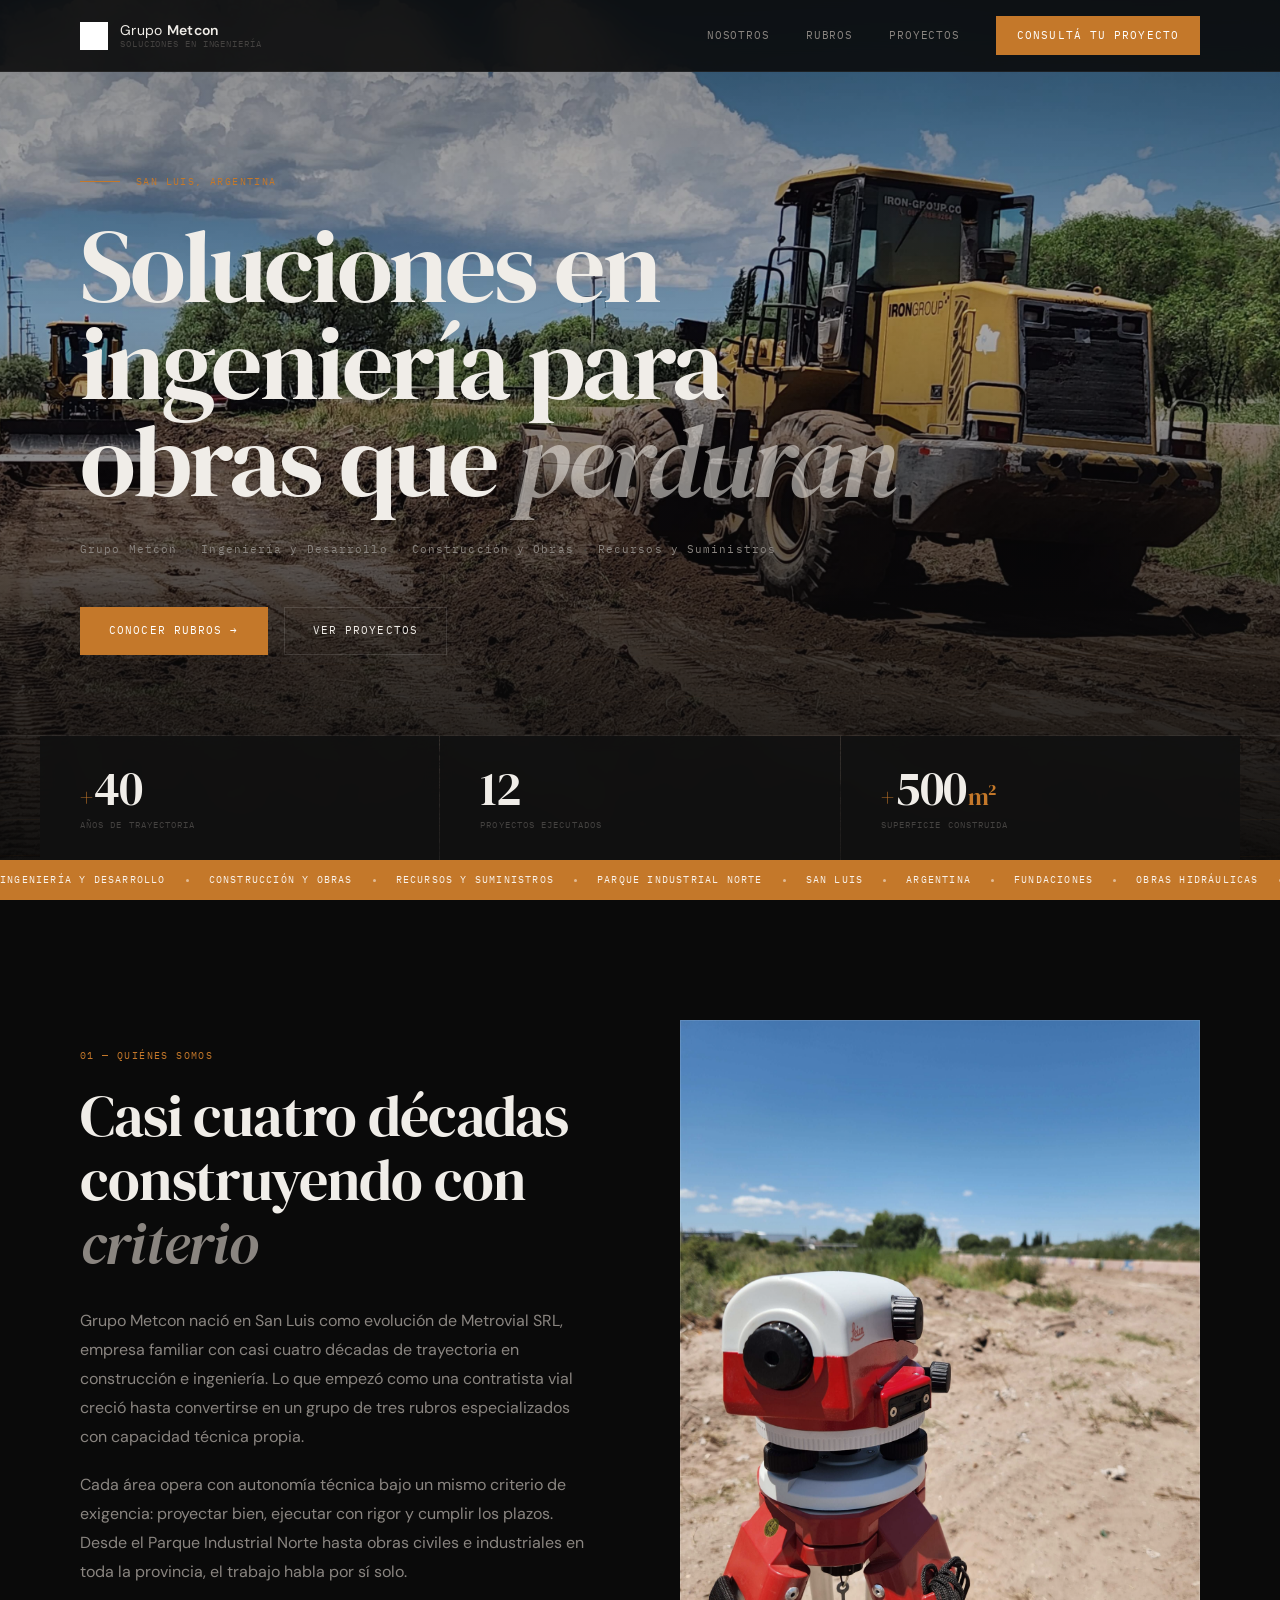
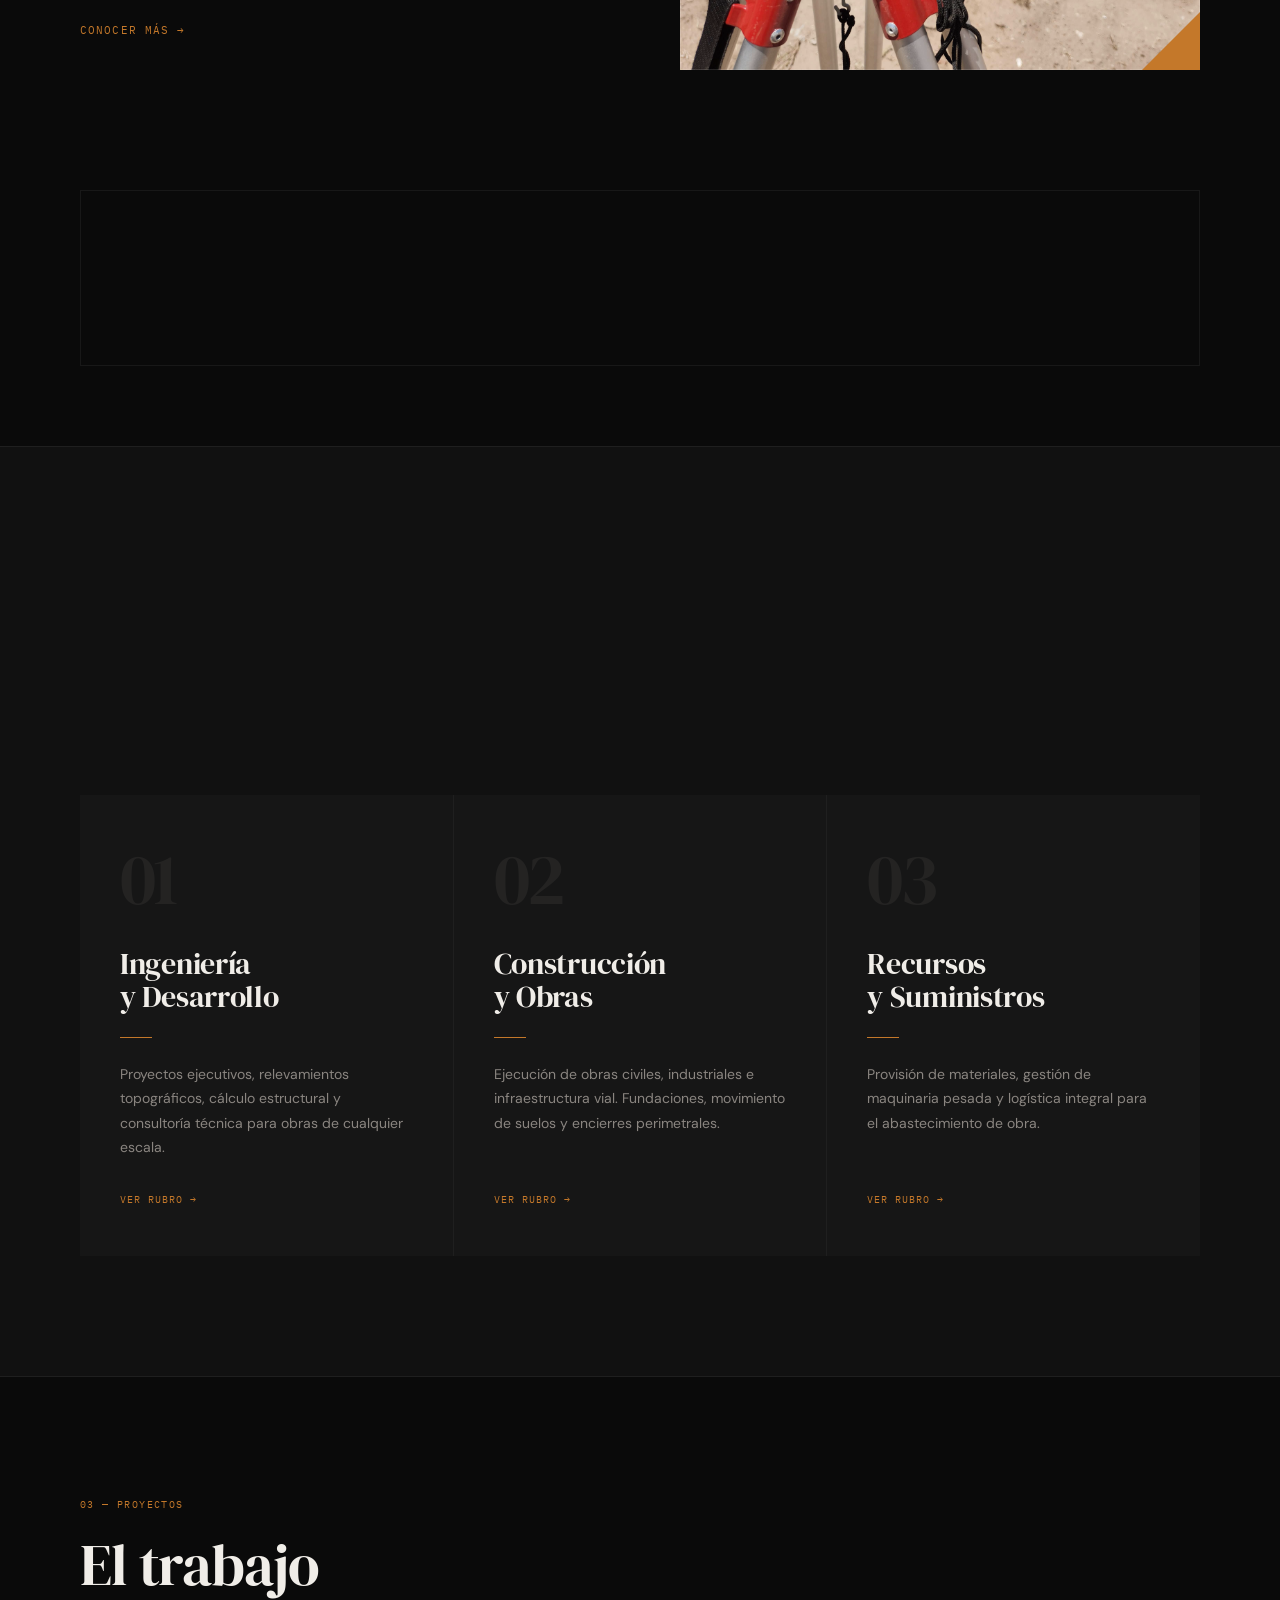
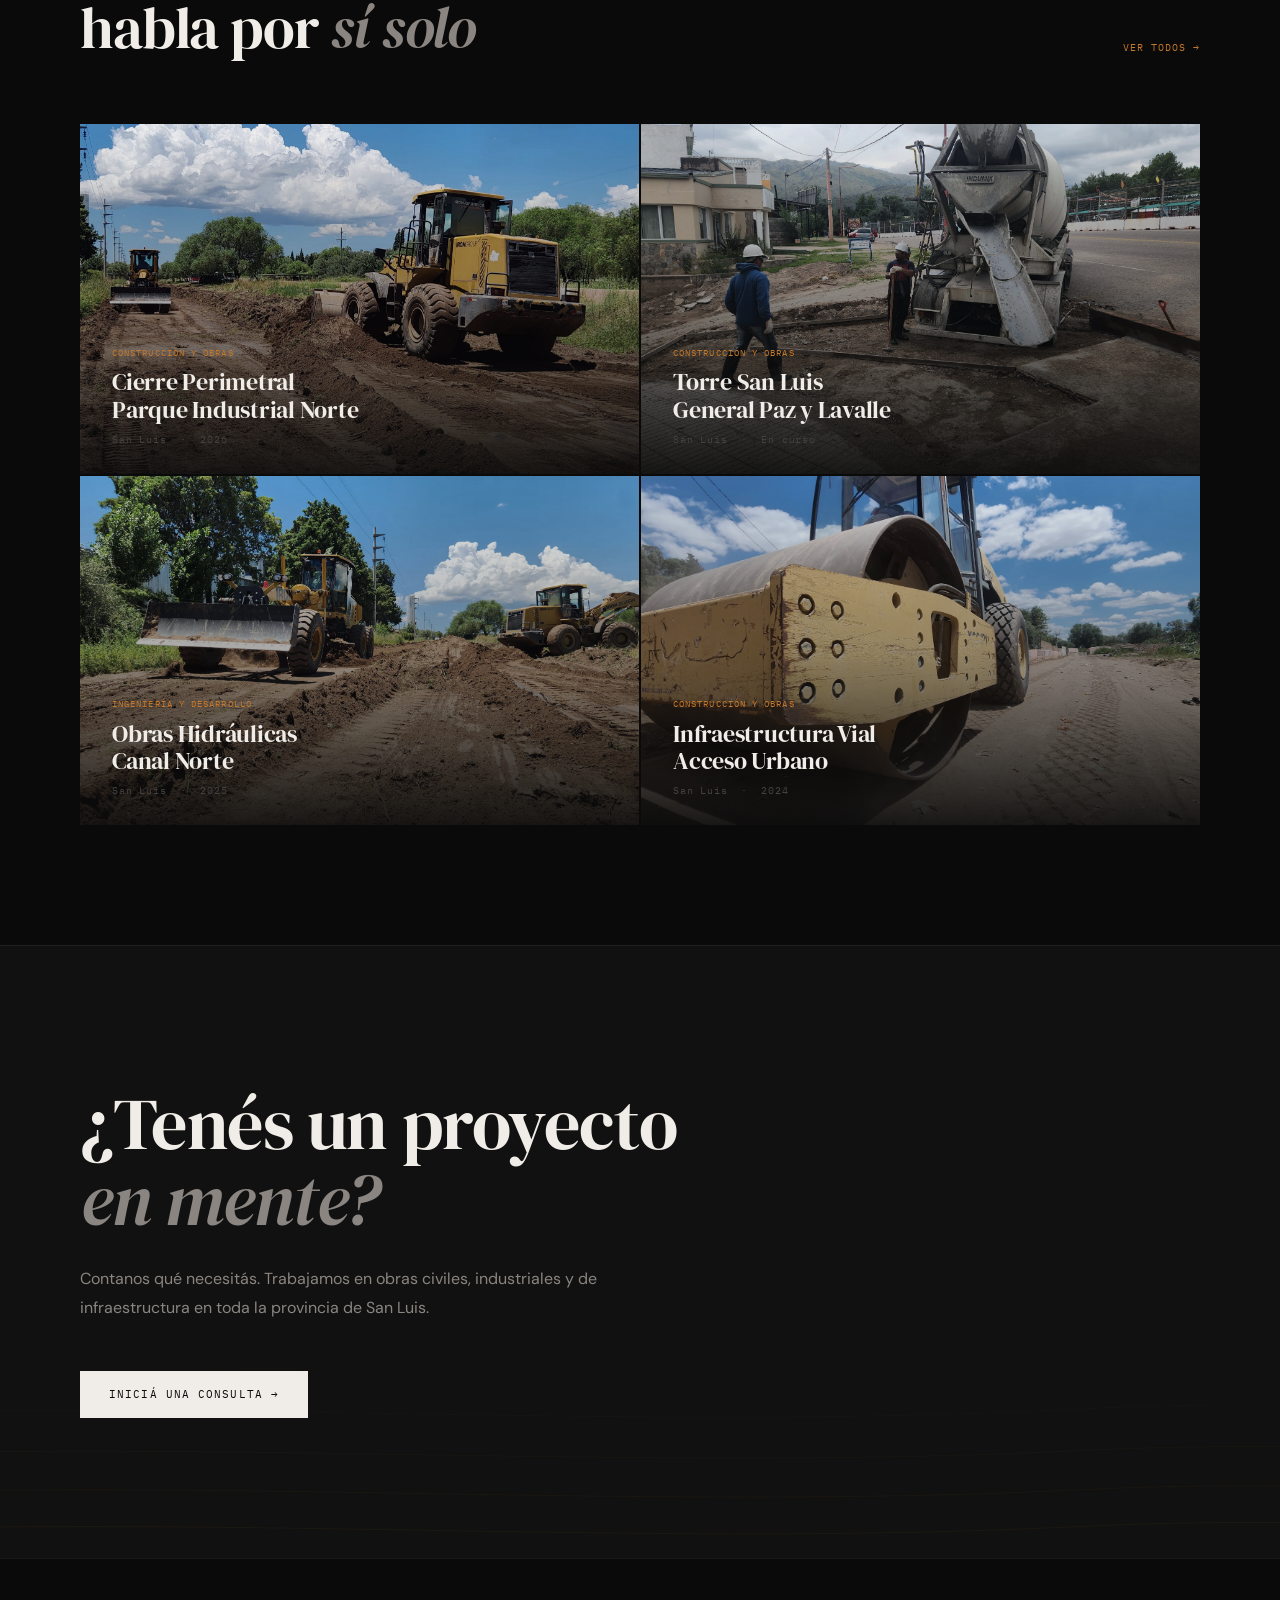
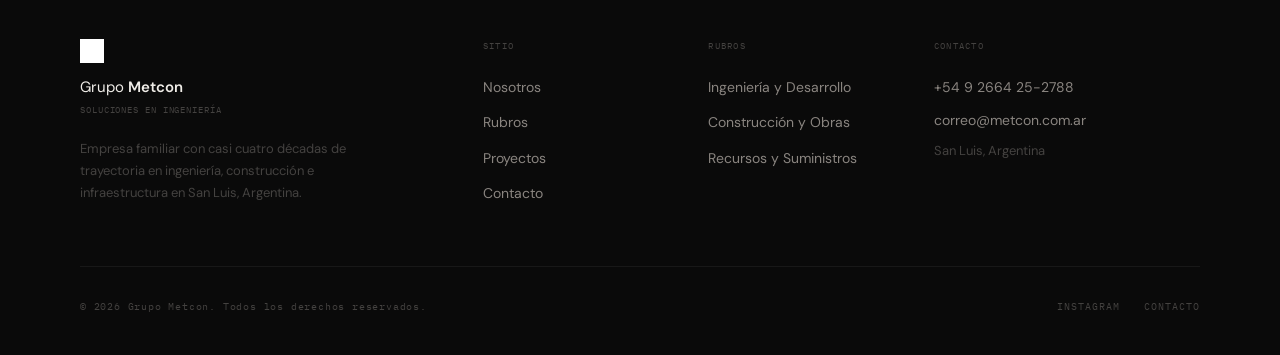
<file: index.html>
<!DOCTYPE html>
<html lang="es">
<head>
  <meta charset="UTF-8">
  <meta name="viewport" content="width=device-width, initial-scale=1.0">
  <title>Grupo Metcon | Soluciones en Ingeniería</title>
  <meta name="description" content="Grupo Metcon — Ingeniería y Desarrollo · Construcción y Obras · Recursos y Suministros. San Luis, Argentina.">
  <meta property="og:title" content="Grupo Metcon | Soluciones en Ingeniería">
  <meta property="og:description" content="Empresa familiar con casi cuatro décadas construyendo con criterio. San Luis, Argentina.">
  <meta property="og:type" content="website">
  <link rel="icon" href="assets/img/letra-m.png" type="image/png">
  <link rel="apple-touch-icon" href="assets/img/letra-m.png">
  <link rel="preconnect" href="https://fonts.googleapis.com">
  <link rel="preconnect" href="https://fonts.gstatic.com" crossorigin>
  <link href="https://fonts.googleapis.com/css2?family=DM+Serif+Display:ital@0;1&family=DM+Sans:wght@300;400;500&family=IBM+Plex+Mono:wght@400;500&display=swap" rel="stylesheet">
  <link rel="stylesheet" href="css/styles.css">
</head>
<body>

  <nav class="nav" id="nav" aria-label="Navegación principal">
    <div class="nav__inner">
      <a href="index.html" class="nav__logo" aria-label="Grupo Metcon">
        <img src="assets/img/logo-blanco.png" alt="Grupo Metcon" class="nav__logo-icon">
        <div class="nav__logo-text">
          <span class="nav__logo-name">Grupo <strong>Metcon</strong></span>
          <span class="nav__logo-tag">Soluciones en Ingeniería</span>
        </div>
      </a>
      <div class="nav__menu">
        <a href="nosotros.html" class="nav__link">Nosotros</a>
        <a href="rubros.html" class="nav__link">Rubros</a>
        <a href="proyectos.html" class="nav__link">Proyectos</a>
        <a href="contacto.html" class="nav__cta">Consultá tu proyecto</a>
      </div>
      <button class="nav__burger" id="navBurger" aria-label="Abrir menú" aria-expanded="false">
        <span></span><span></span><span></span>
      </button>
    </div>
  </nav>

  <div class="nav-overlay" id="navOverlay" aria-hidden="true">
    <a href="nosotros.html" class="nav-overlay__link">Nosotros <span class="arrow">&rarr;</span></a>
    <a href="rubros.html" class="nav-overlay__link">Rubros <span class="arrow">&rarr;</span></a>
    <a href="proyectos.html" class="nav-overlay__link">Proyectos <span class="arrow">&rarr;</span></a>
    <a href="contacto.html" class="btn btn--primary nav-overlay__cta">Consultá tu proyecto</a>
  </div>

  <main>

    <!-- HERO -->
    <section id="hero" class="hero">
      <div class="hero__bg">
        <img src="assets/img/obras/viales-apertura.jpg" alt="Obra Grupo Metcon" loading="eager">
      </div>

      <svg class="hero__topo" viewBox="0 0 1440 900" preserveAspectRatio="xMidYMid slice"
           fill="none" xmlns="http://www.w3.org/2000/svg" aria-hidden="true">
        <g stroke="#C4782A" stroke-width="0.5">
          <path opacity="0.10" d="M0,895 C240,878 480,908 720,891 C960,874 1200,901 1440,888"/>
          <path opacity="0.09" d="M0,860 C240,843 480,873 720,856 C960,839 1200,866 1440,853"/>
          <path opacity="0.08" d="M0,824 C240,808 480,837 720,820 C960,802 1200,830 1440,816"/>
          <path opacity="0.07" d="M0,786 C240,771 480,800 720,782 C960,763 1200,793 1440,778"/>
          <path opacity="0.06" d="M0,747 C240,733 480,761 720,742 C960,722 1200,754 1440,738"/>
          <path opacity="0.05" d="M0,706 C240,693 480,721 720,700 C960,679 1200,713 1440,696"/>
          <path opacity="0.04" d="M0,662 C240,651 480,678 720,656 C960,633 1200,670 1440,651"/>
        </g>
      </svg>

      <div class="hero__content">
        <div class="hero__eyebrow">
          <span class="hero__eyebrow-line"></span>
          <span class="hero__eyebrow-text">San Luis, Argentina</span>
        </div>
        <h1 class="hero__title">
          Soluciones en<br>ingeniería para<br>obras que <em>perduran</em>
        </h1>
        <p class="hero__subtitle">
          Grupo Metcon<span>·</span>Ingeniería y Desarrollo<span>·</span>Construcción y Obras<span>·</span>Recursos y Suministros
        </p>
        <div class="hero__ctas">
          <a href="#rubros" class="btn btn--primary">Conocer rubros &rarr;</a>
          <a href="#proyectos" class="btn btn--outline">Ver proyectos</a>
        </div>
      </div>

      <div class="hero__stats">
        <div class="hero__stats-inner">
          <div class="hero__stat">
            <div class="hero__stat-value"><span class="stat__prefix">+</span><span data-target="40">0</span></div>
            <p class="hero__stat-label">Años de trayectoria</p>
          </div>
          <div class="hero__stat">
            <div class="hero__stat-value"><span data-target="12">0</span></div>
            <p class="hero__stat-label">Proyectos ejecutados</p>
          </div>
          <div class="hero__stat">
            <div class="hero__stat-value"><span class="stat__prefix">+</span><span data-target="500">0</span><span class="stat__suffix">m²</span></div>
            <p class="hero__stat-label">Superficie construida</p>
          </div>
        </div>
      </div>

      <div class="ticker-wrap" aria-hidden="true">
        <div class="ticker">
          <span class="ticker__item">
            Ingeniería y Desarrollo<span class="ticker__dot"></span>Construcción y Obras<span class="ticker__dot"></span>Recursos y Suministros<span class="ticker__dot"></span>Parque Industrial Norte<span class="ticker__dot"></span>San Luis<span class="ticker__dot"></span>Argentina<span class="ticker__dot"></span>Fundaciones<span class="ticker__dot"></span>Obras Hidráulicas<span class="ticker__dot"></span>Obras Viales<span class="ticker__dot"></span>Topografía<span class="ticker__dot"></span>Cálculo Estructural<span class="ticker__dot"></span>
          </span>
          <span class="ticker__item" aria-hidden="true">
            Ingeniería y Desarrollo<span class="ticker__dot"></span>Construcción y Obras<span class="ticker__dot"></span>Recursos y Suministros<span class="ticker__dot"></span>Parque Industrial Norte<span class="ticker__dot"></span>San Luis<span class="ticker__dot"></span>Argentina<span class="ticker__dot"></span>Fundaciones<span class="ticker__dot"></span>Obras Hidráulicas<span class="ticker__dot"></span>Obras Viales<span class="ticker__dot"></span>Topografía<span class="ticker__dot"></span>Cálculo Estructural<span class="ticker__dot"></span>
          </span>
        </div>
      </div>
    </section>

    <!-- NOSOTROS -->
    <section id="nosotros" class="about">
      <div class="container">
        <div class="about__grid">
          <div>
            <div class="about__header fade-up">
              <span class="section-label">01 — Quiénes somos</span>
              <h2 class="section-title">Casi cuatro décadas<br>construyendo con <em>criterio</em></h2>
            </div>
            <p class="about__body fade-up">
              Grupo Metcon nació en San Luis como evolución de Metrovial SRL, empresa familiar
              con casi cuatro décadas de trayectoria en construcción e ingeniería. Lo que empezó
              como una contratista vial creció hasta convertirse en un grupo de tres rubros
              especializados con capacidad técnica propia.
            </p>
            <p class="about__body fade-up">
              Cada área opera con autonomía técnica bajo un mismo criterio de exigencia:
              proyectar bien, ejecutar con rigor y cumplir los plazos. Desde el Parque Industrial
              Norte hasta obras civiles e industriales en toda la provincia, el trabajo habla por sí solo.
            </p>
            <a href="nosotros.html" class="about__link fade-up">Conocer más &rarr;</a>
          </div>
          <div class="about__img-wrap fade-up">
            <img src="assets/img/obras/topografia.jpg" alt="Relevamiento topográfico Grupo Metcon" loading="lazy">
          </div>
        </div>
      </div>
    </section>

    <!-- STATS -->
    <section class="stats" aria-label="Estadísticas">
      <div class="container">
        <div class="stats__grid">
          <div class="stat fade-up">
            <div class="stat__value"><span class="stat__prefix">+</span><span data-target="40">0</span></div>
            <p class="stat__label">Años de trayectoria</p>
          </div>
          <div class="stat fade-up">
            <div class="stat__value"><span data-target="12">0</span></div>
            <p class="stat__label">Proyectos ejecutados</p>
          </div>
          <div class="stat fade-up">
            <div class="stat__value"><span class="stat__prefix">+</span><span data-target="500">0</span><span class="stat__suffix">m²</span></div>
            <p class="stat__label">Superficie construida</p>
          </div>
          <div class="stat fade-up">
            <div class="stat__value"><span class="stat__prefix">+</span><span data-target="8">0</span></div>
            <p class="stat__label">Clientes conformes</p>
          </div>
        </div>
      </div>
    </section>

    <!-- RUBROS -->
    <section id="rubros" class="rubros">
      <div class="container">
        <div class="rubros__header fade-up">
          <div>
            <span class="section-label">02 — Nuestras áreas</span>
            <h2 class="section-title">Tres rubros,<br>una misma <em>exigencia</em></h2>
          </div>
          <a href="rubros.html" class="proyectos__all">Ver todos &rarr;</a>
        </div>
        <div class="rubros__grid">
          <article class="rubro-card fade-up">
            <p class="rubro-card__num">01</p>
            <h3 class="rubro-card__title">Ingeniería<br>y Desarrollo</h3>
            <div class="rubro-card__divider"></div>
            <p class="rubro-card__body">Proyectos ejecutivos, relevamientos topográficos, cálculo estructural y consultoría técnica para obras de cualquier escala.</p>
            <a href="rubros.html#ingenieria" class="rubro-card__link">Ver rubro &rarr;</a>
          </article>
          <article class="rubro-card fade-up">
            <p class="rubro-card__num">02</p>
            <h3 class="rubro-card__title">Construcción<br>y Obras</h3>
            <div class="rubro-card__divider"></div>
            <p class="rubro-card__body">Ejecución de obras civiles, industriales e infraestructura vial. Fundaciones, movimiento de suelos y encierres perimetrales.</p>
            <a href="rubros.html#construccion" class="rubro-card__link">Ver rubro &rarr;</a>
          </article>
          <article class="rubro-card fade-up">
            <p class="rubro-card__num">03</p>
            <h3 class="rubro-card__title">Recursos<br>y Suministros</h3>
            <div class="rubro-card__divider"></div>
            <p class="rubro-card__body">Provisión de materiales, gestión de maquinaria pesada y logística integral para el abastecimiento de obra.</p>
            <a href="rubros.html#recursos" class="rubro-card__link">Ver rubro &rarr;</a>
          </article>
        </div>
      </div>
    </section>

    <!-- PROYECTOS -->
    <section id="proyectos" class="proyectos">
      <div class="container">
        <div class="proyectos__head fade-up">
          <div>
            <span class="section-label">03 — Proyectos</span>
            <h2 class="section-title">El trabajo<br>habla por <em>sí solo</em></h2>
          </div>
          <a href="proyectos.html" class="proyectos__all">Ver todos &rarr;</a>
        </div>
        <div class="proyectos__grid">
          <article class="proyecto-card fade-up">
            <img src="assets/img/obras/viales-apertura.jpg" alt="Cierre Perimetral Parque Industrial Norte" loading="lazy">
            <div class="proyecto-card__overlay"></div>
            <div class="proyecto-card__info">
              <span class="proyecto-card__tag">Construcción y Obras</span>
              <h3 class="proyecto-card__name">Cierre Perimetral<br>Parque Industrial Norte</h3>
              <p class="proyecto-card__meta">San Luis &nbsp;·&nbsp; 2026</p>
            </div>
          </article>
          <article class="proyecto-card fade-up">
            <img src="assets/img/obras/hormigon-colado.jpg" alt="Torre San Luis" loading="lazy">
            <div class="proyecto-card__overlay"></div>
            <div class="proyecto-card__info">
              <span class="proyecto-card__tag">Construcción y Obras</span>
              <h3 class="proyecto-card__name">Torre San Luis<br>General Paz y Lavalle</h3>
              <p class="proyecto-card__meta">San Luis &nbsp;·&nbsp; En curso</p>
            </div>
          </article>
          <article class="proyecto-card fade-up">
            <img src="assets/img/obras/viales-nivelacion.jpg" alt="Obras Hidráulicas Canal Norte" loading="lazy">
            <div class="proyecto-card__overlay"></div>
            <div class="proyecto-card__info">
              <span class="proyecto-card__tag">Ingeniería y Desarrollo</span>
              <h3 class="proyecto-card__name">Obras Hidráulicas<br>Canal Norte</h3>
              <p class="proyecto-card__meta">San Luis &nbsp;·&nbsp; 2025</p>
            </div>
          </article>
          <article class="proyecto-card fade-up">
            <img src="assets/img/obras/rodillo-compactador.jpg" alt="Infraestructura Vial" loading="lazy">
            <div class="proyecto-card__overlay"></div>
            <div class="proyecto-card__info">
              <span class="proyecto-card__tag">Construcción y Obras</span>
              <h3 class="proyecto-card__name">Infraestructura Vial<br>Acceso Urbano</h3>
              <p class="proyecto-card__meta">San Luis &nbsp;·&nbsp; 2024</p>
            </div>
          </article>
        </div>
      </div>
    </section>

    <!-- CTA FINAL -->
    <section class="cta-final">
      <svg class="cta-final__topo" viewBox="0 0 1440 500" preserveAspectRatio="xMidYMid slice"
           fill="none" xmlns="http://www.w3.org/2000/svg" aria-hidden="true">
        <g stroke="#C4782A" stroke-width="0.5">
          <path opacity="0.3" d="M0,480 C360,462 720,492 1080,474 C1260,465 1380,478 1440,470"/>
          <path opacity="0.25" d="M0,450 C360,432 720,462 1080,444 C1260,435 1380,448 1440,440"/>
          <path opacity="0.2"  d="M0,418 C360,401 720,430 1080,412 C1260,403 1380,416 1440,408"/>
          <path opacity="0.15" d="M0,384 C360,368 720,397 1080,378 C1260,369 1380,382 1440,374"/>
          <path opacity="0.10" d="M0,348 C360,333 720,362 1080,342 C1260,333 1380,346 1440,338"/>
          <path opacity="0.07" d="M0,310 C360,297 720,325 1080,304 C1260,295 1380,308 1440,300"/>
        </g>
      </svg>
      <div class="container">
        <div class="cta-final__inner">
          <h2 class="cta-final__title fade-up">¿Tenés un proyecto<br><em>en mente?</em></h2>
          <p class="cta-final__body fade-up">Contanos qué necesitás. Trabajamos en obras civiles, industriales y de infraestructura en toda la provincia de San Luis.</p>
          <a href="contacto.html" class="btn btn--white fade-up">Iniciá una consulta &rarr;</a>
        </div>
      </div>
    </section>

  </main>

  <footer class="footer" role="contentinfo">
    <div class="container">
      <div class="footer__grid">
        <div>
          <img src="assets/img/logo-blanco.png" alt="Grupo Metcon" class="footer__brand-logo">
          <p class="footer__brand-name">Grupo <strong>Metcon</strong></p>
          <p class="footer__brand-tag">Soluciones en Ingeniería</p>
          <p class="footer__brand-desc">Empresa familiar con casi cuatro décadas de trayectoria en ingeniería, construcción e infraestructura en San Luis, Argentina.</p>
        </div>
        <div>
          <p class="footer__col-title">Sitio</p>
          <ul class="footer__links">
            <li><a href="nosotros.html" class="footer__link">Nosotros</a></li>
            <li><a href="rubros.html" class="footer__link">Rubros</a></li>
            <li><a href="proyectos.html" class="footer__link">Proyectos</a></li>
            <li><a href="contacto.html" class="footer__link">Contacto</a></li>
          </ul>
        </div>
        <div>
          <p class="footer__col-title">Rubros</p>
          <ul class="footer__links">
            <li><a href="rubros.html#ingenieria" class="footer__link">Ingeniería y Desarrollo</a></li>
            <li><a href="rubros.html#construccion" class="footer__link">Construcción y Obras</a></li>
            <li><a href="rubros.html#recursos" class="footer__link">Recursos y Suministros</a></li>
          </ul>
        </div>
        <div>
          <p class="footer__col-title">Contacto</p>
          <div class="footer__contact-row"><a href="tel:+5492664252788">+54 9 2664 25-2788</a></div>
          <div class="footer__contact-row"><a href="mailto:correo@metcon.com.ar">correo@metcon.com.ar</a></div>
          <div class="footer__contact-row">San Luis, Argentina</div>
        </div>
      </div>
      <div class="footer__bottom">
        <p class="footer__legal">&copy; 2026 Grupo Metcon. Todos los derechos reservados.</p>
        <div class="footer__social">
          <a href="https://instagram.com/grupometcon" class="footer__social-link" target="_blank" rel="noopener">Instagram</a>
          <a href="contacto.html" class="footer__social-link">Contacto</a>
        </div>
      </div>
    </div>
  </footer>

  <script src="js/main.js" defer></script>
</body>
</html>
</file>
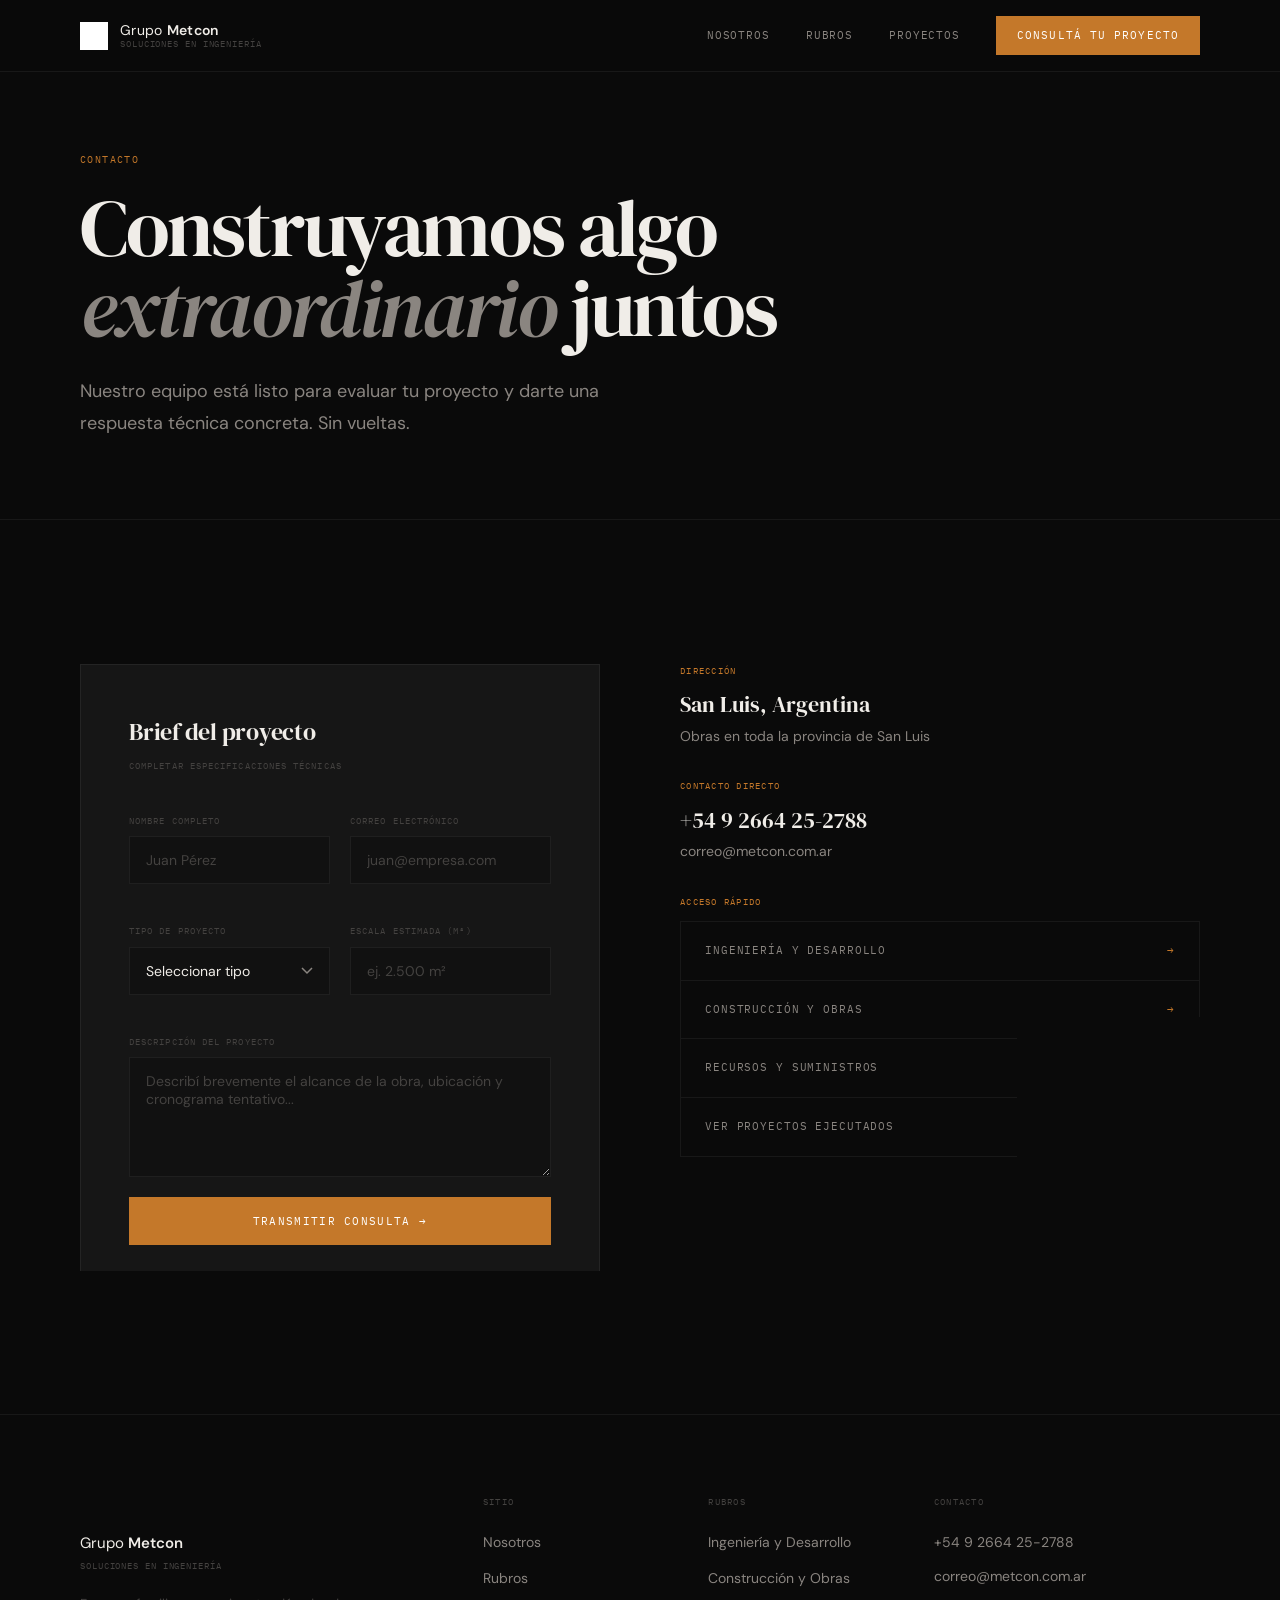
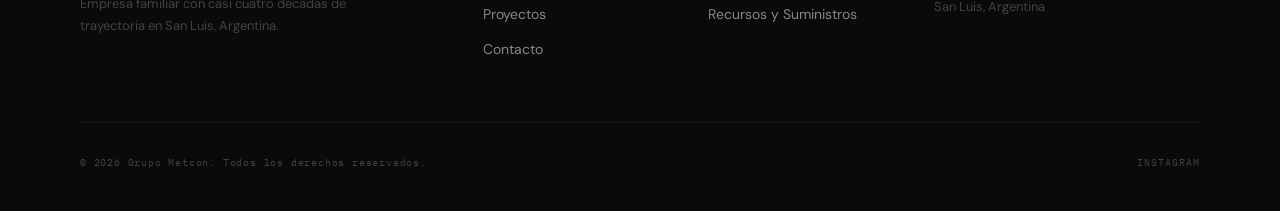
<file: contacto.html>
<!DOCTYPE html>
<html lang="es">
<head>
  <meta charset="UTF-8">
  <meta name="viewport" content="width=device-width, initial-scale=1.0">
  <title>Contacto — Grupo Metcon</title>
  <meta name="description" content="Contactate con Grupo Metcon. Consultas de obra, presupuestos y proyectos en San Luis, Argentina.">
  <link rel="icon" href="assets/img/letra-m.png" type="image/png">
  <link rel="preconnect" href="https://fonts.googleapis.com">
  <link rel="preconnect" href="https://fonts.gstatic.com" crossorigin>
  <link href="https://fonts.googleapis.com/css2?family=DM+Serif+Display:ital@0;1&family=DM+Sans:wght@300;400;500&family=IBM+Plex+Mono:wght@400;500&display=swap" rel="stylesheet">
  <link rel="stylesheet" href="css/styles.css">
</head>
<body>

  <nav class="nav" id="nav">
    <div class="nav__inner">
      <a href="index.html" class="nav__logo">
        <img src="assets/img/logo-blanco.png" alt="Grupo Metcon" class="nav__logo-icon">
        <div class="nav__logo-text">
          <span class="nav__logo-name">Grupo <strong>Metcon</strong></span>
          <span class="nav__logo-tag">Soluciones en Ingeniería</span>
        </div>
      </a>
      <div class="nav__menu">
        <a href="nosotros.html" class="nav__link">Nosotros</a>
        <a href="rubros.html" class="nav__link">Rubros</a>
        <a href="proyectos.html" class="nav__link">Proyectos</a>
        <a href="contacto.html" class="nav__cta">Consultá tu proyecto</a>
      </div>
      <button class="nav__burger" id="navBurger" aria-label="Abrir menú"><span></span><span></span><span></span></button>
    </div>
  </nav>
  <div class="nav-overlay" id="navOverlay">
    <a href="nosotros.html" class="nav-overlay__link">Nosotros <span class="arrow">&rarr;</span></a>
    <a href="rubros.html" class="nav-overlay__link">Rubros <span class="arrow">&rarr;</span></a>
    <a href="proyectos.html" class="nav-overlay__link">Proyectos <span class="arrow">&rarr;</span></a>
    <a href="contacto.html" class="btn btn--primary nav-overlay__cta">Consultá tu proyecto</a>
  </div>

  <main>
    <section class="page-hero">
      <div class="container">
        <span class="section-label page-hero__label">Contacto</span>
        <h1 class="page-hero__title">Construyamos algo<br><em>extraordinario</em> juntos</h1>
        <p class="page-hero__lead">Nuestro equipo está listo para evaluar tu proyecto y darte una respuesta técnica concreta. Sin vueltas.</p>
      </div>
    </section>

    <section class="contacto-page">
      <div class="container">
        <div class="contacto-grid">

          <div class="contacto-form fade-up">
            <h2 class="contacto-form__title">Brief del proyecto</h2>
            <p class="contacto-form__subtitle">Completar especificaciones técnicas</p>
            <form id="contactForm" novalidate>
              <div class="form-row">
                <div class="form-group">
                  <label for="nombre">Nombre completo</label>
                  <input type="text" id="nombre" name="nombre" placeholder="Juan Pérez" required>
                </div>
                <div class="form-group">
                  <label for="email">Correo electrónico</label>
                  <input type="email" id="email" name="email" placeholder="juan@empresa.com" required>
                </div>
              </div>
              <div class="form-row">
                <div class="form-group">
                  <label for="tipo">Tipo de proyecto</label>
                  <select id="tipo" name="tipo" required>
                    <option value="" disabled selected>Seleccionar tipo</option>
                    <option value="civil">Obra civil</option>
                    <option value="industrial">Obra industrial</option>
                    <option value="vial">Infraestructura vial</option>
                    <option value="hidraulica">Obra hidráulica</option>
                    <option value="ingenieria">Consultoría / Ingeniería</option>
                    <option value="suministros">Recursos y suministros</option>
                    <option value="otro">Otro</option>
                  </select>
                </div>
                <div class="form-group">
                  <label for="escala">Escala estimada (m²)</label>
                  <input type="text" id="escala" name="escala" placeholder="ej. 2.500 m²">
                </div>
              </div>
              <div class="form-group">
                <label for="descripcion">Descripción del proyecto</label>
                <textarea id="descripcion" name="descripcion" placeholder="Describí brevemente el alcance de la obra, ubicación y cronograma tentativo..." required></textarea>
              </div>
              <button type="submit" class="form-submit">Transmitir consulta &rarr;</button>
            </form>
          </div>

          <div class="contacto-info fade-up">
            <div>
              <p class="info-block__label">Dirección</p>
              <p class="info-block__value">San Luis, Argentina</p>
              <p class="info-block__detail">Obras en toda la provincia de San Luis</p>
            </div>
            <div>
              <p class="info-block__label">Contacto directo</p>
              <p class="info-block__value"><a href="tel:+5492664252788">+54 9 2664 25-2788</a></p>
              <p class="info-block__detail"><a href="mailto:correo@metcon.com.ar">correo@metcon.com.ar</a></p>
            </div>
            <div>
              <p class="info-block__label">Acceso rápido</p>
              <div class="info-links">
                <a href="rubros.html#ingenieria" class="info-link">Ingeniería y Desarrollo <span class="arrow">&rarr;</span></a>
                <a href="rubros.html#construccion" class="info-link">Construcción y Obras <span class="arrow">&rarr;</span></a>
                <a href="rubros.html#recursos" class="info-link">Recursos y Suministros <span class="arrow">&rarr;</span></a>
                <a href="proyectos.html" class="info-link">Ver proyectos ejecutados <span class="arrow">&rarr;</span></a>
              </div>
            </div>
          </div>

        </div>
      </div>
    </section>
  </main>

  <footer class="footer" role="contentinfo">
    <div class="container">
      <div class="footer__grid">
        <div>
          <img src="assets/img/logo-blanco.png" alt="Grupo Metcon" class="footer__brand-logo">
          <p class="footer__brand-name">Grupo <strong>Metcon</strong></p>
          <p class="footer__brand-tag">Soluciones en Ingeniería</p>
          <p class="footer__brand-desc">Empresa familiar con casi cuatro décadas de trayectoria en San Luis, Argentina.</p>
        </div>
        <div>
          <p class="footer__col-title">Sitio</p>
          <ul class="footer__links">
            <li><a href="nosotros.html" class="footer__link">Nosotros</a></li>
            <li><a href="rubros.html" class="footer__link">Rubros</a></li>
            <li><a href="proyectos.html" class="footer__link">Proyectos</a></li>
            <li><a href="contacto.html" class="footer__link">Contacto</a></li>
          </ul>
        </div>
        <div>
          <p class="footer__col-title">Rubros</p>
          <ul class="footer__links">
            <li><a href="rubros.html#ingenieria" class="footer__link">Ingeniería y Desarrollo</a></li>
            <li><a href="rubros.html#construccion" class="footer__link">Construcción y Obras</a></li>
            <li><a href="rubros.html#recursos" class="footer__link">Recursos y Suministros</a></li>
          </ul>
        </div>
        <div>
          <p class="footer__col-title">Contacto</p>
          <div class="footer__contact-row"><a href="tel:+5492664252788">+54 9 2664 25-2788</a></div>
          <div class="footer__contact-row"><a href="mailto:correo@metcon.com.ar">correo@metcon.com.ar</a></div>
          <div class="footer__contact-row">San Luis, Argentina</div>
        </div>
      </div>
      <div class="footer__bottom">
        <p class="footer__legal">&copy; 2026 Grupo Metcon. Todos los derechos reservados.</p>
        <div class="footer__social">
          <a href="https://instagram.com/grupometcon" class="footer__social-link" target="_blank" rel="noopener">Instagram</a>
        </div>
      </div>
    </div>
  </footer>

  <script src="js/main.js" defer></script>
</body>
</html>
</file>
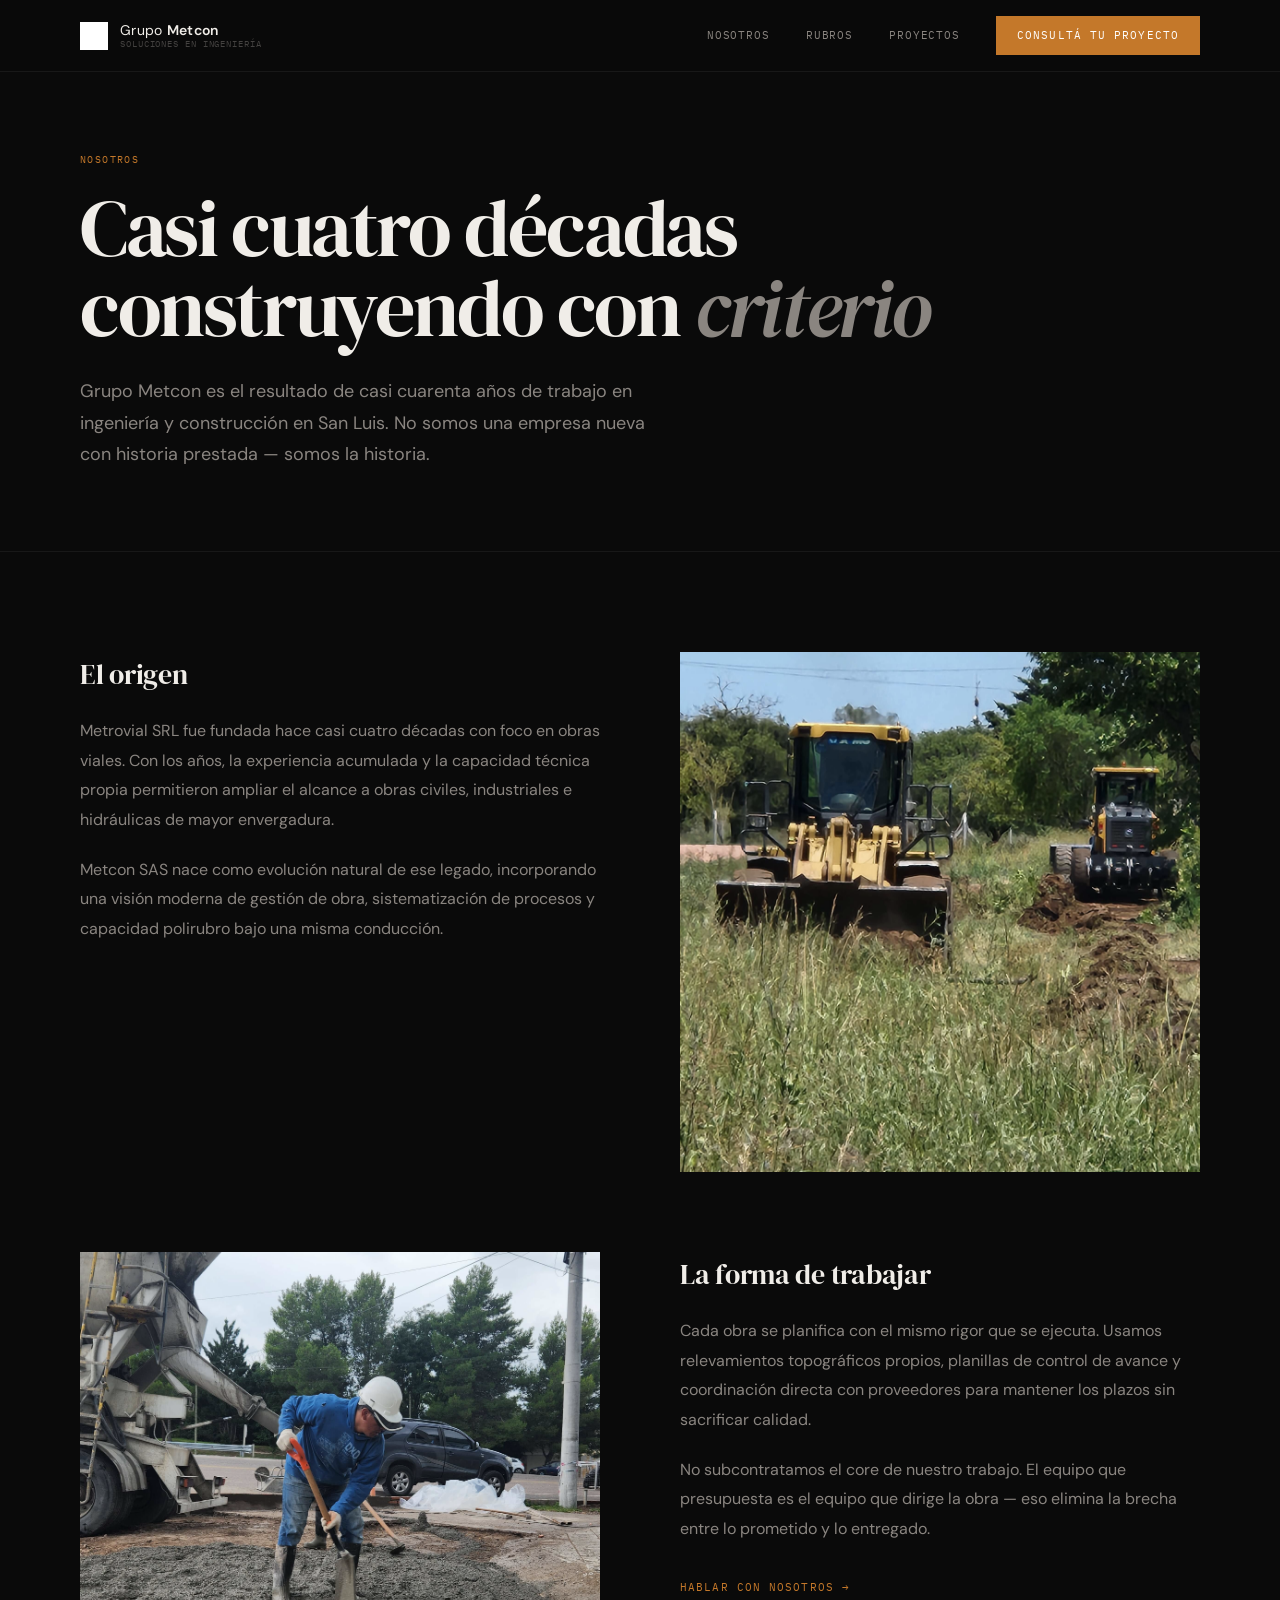
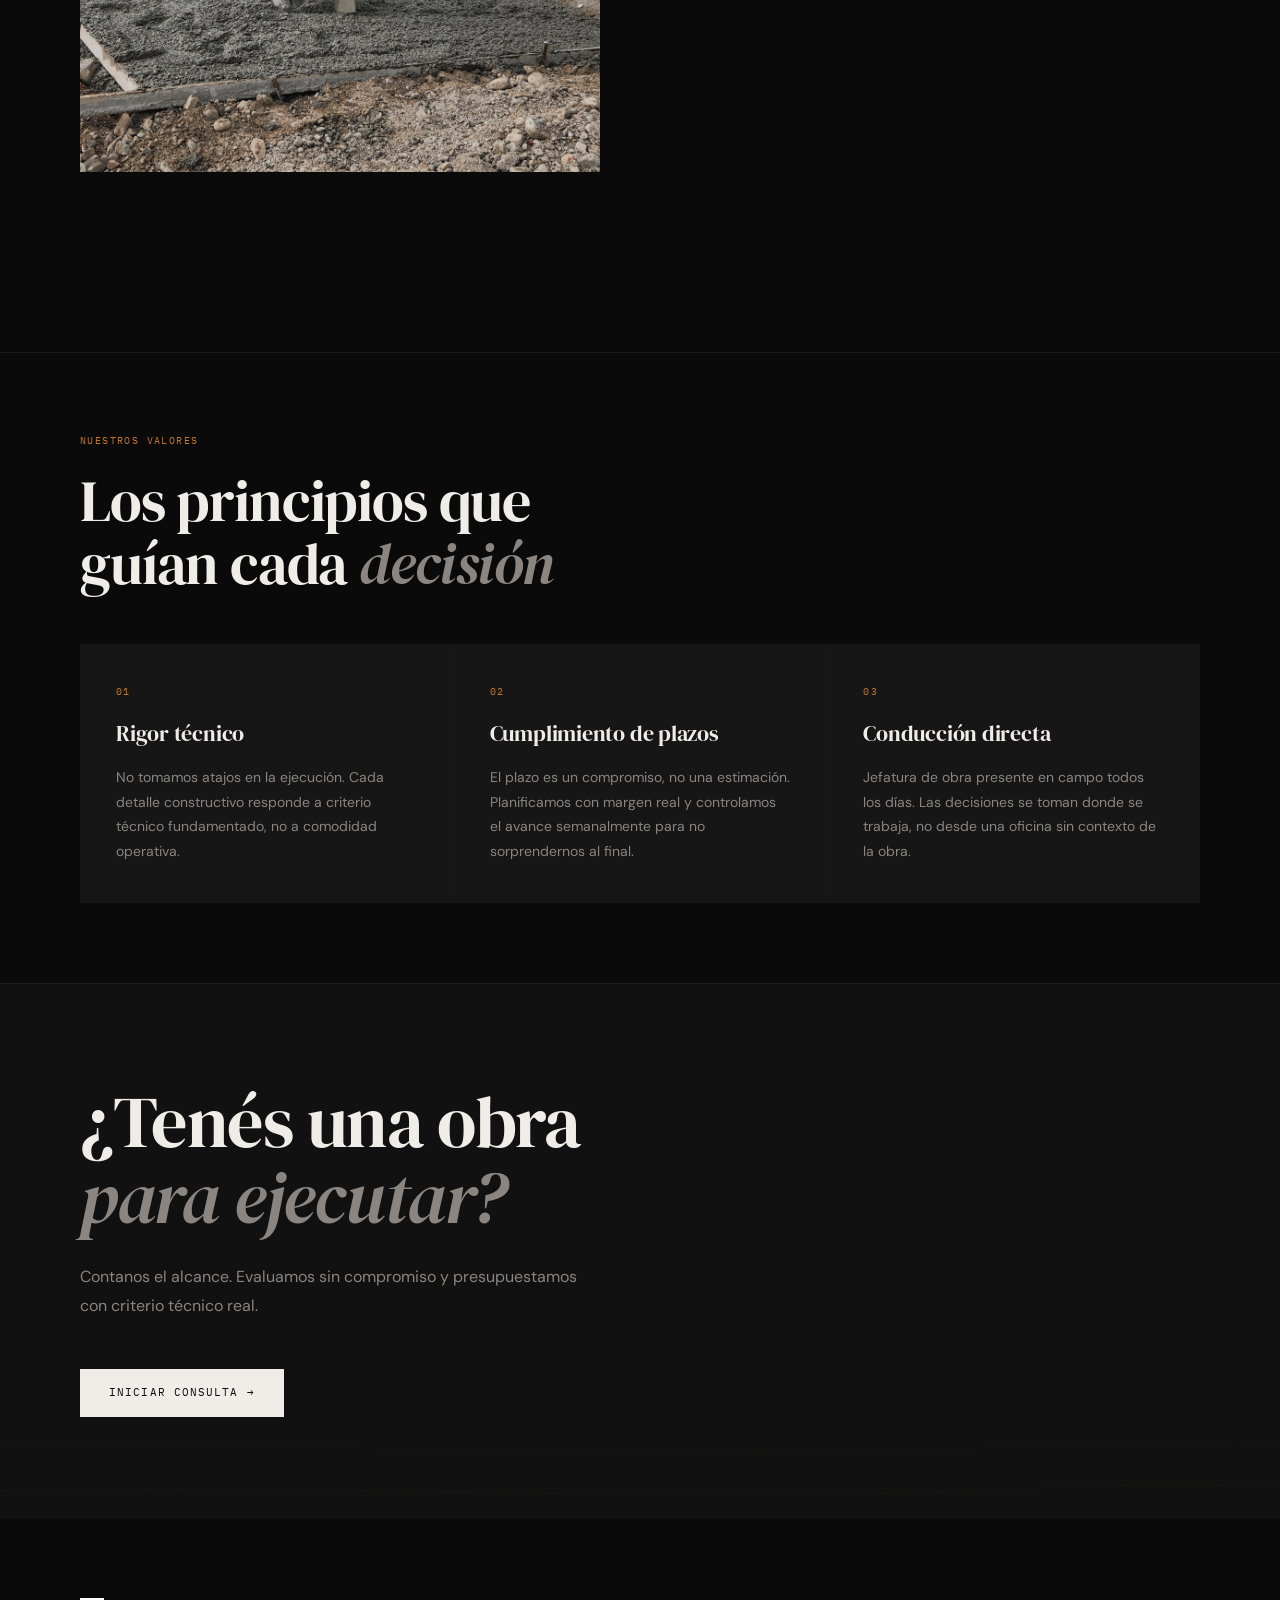
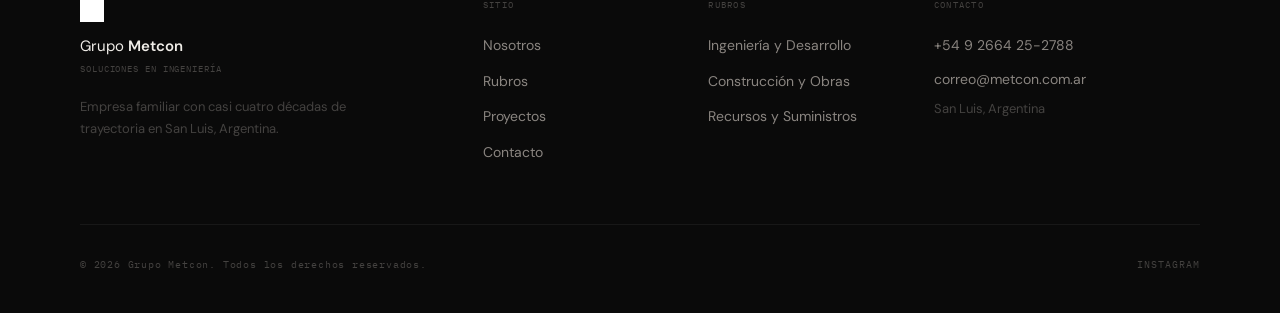
<file: nosotros.html>
<!DOCTYPE html>
<html lang="es">
<head>
  <meta charset="UTF-8">
  <meta name="viewport" content="width=device-width, initial-scale=1.0">
  <title>Nosotros — Grupo Metcon</title>
  <meta name="description" content="Casi cuatro décadas construyendo con criterio. Conocé la historia y los valores de Grupo Metcon.">
  <link rel="icon" href="assets/img/letra-m.png" type="image/png">
  <link rel="preconnect" href="https://fonts.googleapis.com">
  <link rel="preconnect" href="https://fonts.gstatic.com" crossorigin>
  <link href="https://fonts.googleapis.com/css2?family=DM+Serif+Display:ital@0;1&family=DM+Sans:wght@300;400;500&family=IBM+Plex+Mono:wght@400;500&display=swap" rel="stylesheet">
  <link rel="stylesheet" href="css/styles.css">
</head>
<body>

  <nav class="nav" id="nav">
    <div class="nav__inner">
      <a href="index.html" class="nav__logo">
        <img src="assets/img/logo-blanco.png" alt="Grupo Metcon" class="nav__logo-icon">
        <div class="nav__logo-text">
          <span class="nav__logo-name">Grupo <strong>Metcon</strong></span>
          <span class="nav__logo-tag">Soluciones en Ingeniería</span>
        </div>
      </a>
      <div class="nav__menu">
        <a href="nosotros.html" class="nav__link">Nosotros</a>
        <a href="rubros.html" class="nav__link">Rubros</a>
        <a href="proyectos.html" class="nav__link">Proyectos</a>
        <a href="contacto.html" class="nav__cta">Consultá tu proyecto</a>
      </div>
      <button class="nav__burger" id="navBurger" aria-label="Abrir menú"><span></span><span></span><span></span></button>
    </div>
  </nav>
  <div class="nav-overlay" id="navOverlay">
    <a href="nosotros.html" class="nav-overlay__link">Nosotros <span class="arrow">&rarr;</span></a>
    <a href="rubros.html" class="nav-overlay__link">Rubros <span class="arrow">&rarr;</span></a>
    <a href="proyectos.html" class="nav-overlay__link">Proyectos <span class="arrow">&rarr;</span></a>
    <a href="contacto.html" class="btn btn--primary nav-overlay__cta">Consultá tu proyecto</a>
  </div>

  <main>
    <section class="page-hero">
      <div class="container">
        <span class="section-label page-hero__label">Nosotros</span>
        <h1 class="page-hero__title">Casi cuatro décadas<br>construyendo con <em>criterio</em></h1>
        <p class="page-hero__lead">Grupo Metcon es el resultado de casi cuarenta años de trabajo en ingeniería y construcción en San Luis. No somos una empresa nueva con historia prestada — somos la historia.</p>
      </div>
    </section>

    <section class="nosotros-content">
      <div class="container">
        <div class="nosotros-grid">
          <div class="nosotros-text fade-up">
            <h3>El origen</h3>
            <p>Metrovial SRL fue fundada hace casi cuatro décadas con foco en obras viales. Con los años, la experiencia acumulada y la capacidad técnica propia permitieron ampliar el alcance a obras civiles, industriales e hidráulicas de mayor envergadura.</p>
            <p>Metcon SAS nace como evolución natural de ese legado, incorporando una visión moderna de gestión de obra, sistematización de procesos y capacidad polirubro bajo una misma conducción.</p>
          </div>
          <div class="nosotros-img fade-up">
            <img src="assets/img/obras/movimiento-suelos.jpg" alt="Movimiento de suelos Grupo Metcon" loading="lazy">
          </div>
        </div>

        <div class="nosotros-grid" style="padding-top: 0">
          <div class="nosotros-img fade-up">
            <img src="assets/img/obras/hormigon-trabajo.jpg" alt="Trabajo con hormigón" loading="lazy">
          </div>
          <div class="nosotros-text fade-up">
            <h3>La forma de trabajar</h3>
            <p>Cada obra se planifica con el mismo rigor que se ejecuta. Usamos relevamientos topográficos propios, planillas de control de avance y coordinación directa con proveedores para mantener los plazos sin sacrificar calidad.</p>
            <p>No subcontratamos el core de nuestro trabajo. El equipo que presupuesta es el equipo que dirige la obra — eso elimina la brecha entre lo prometido y lo entregado.</p>
            <a href="contacto.html" class="about__link">Hablar con nosotros &rarr;</a>
          </div>
        </div>
      </div>
    </section>

    <section class="valores">
      <div class="container">
        <div class="valores__header fade-up">
          <span class="section-label">Nuestros valores</span>
          <h2 class="section-title">Los principios que<br>guían cada <em>decisión</em></h2>
        </div>
        <div class="valores__grid">
          <div class="valor-item fade-up">
            <p class="valor-item__num">01</p>
            <h3 class="valor-item__title">Rigor técnico</h3>
            <p class="valor-item__body">No tomamos atajos en la ejecución. Cada detalle constructivo responde a criterio técnico fundamentado, no a comodidad operativa.</p>
          </div>
          <div class="valor-item fade-up">
            <p class="valor-item__num">02</p>
            <h3 class="valor-item__title">Cumplimiento de plazos</h3>
            <p class="valor-item__body">El plazo es un compromiso, no una estimación. Planificamos con margen real y controlamos el avance semanalmente para no sorprendernos al final.</p>
          </div>
          <div class="valor-item fade-up">
            <p class="valor-item__num">03</p>
            <h3 class="valor-item__title">Conducción directa</h3>
            <p class="valor-item__body">Jefatura de obra presente en campo todos los días. Las decisiones se toman donde se trabaja, no desde una oficina sin contexto de la obra.</p>
          </div>
        </div>
      </div>
    </section>

    <section class="cta-final" style="padding: 100px 0">
      <svg class="cta-final__topo" viewBox="0 0 1440 500" preserveAspectRatio="xMidYMid slice" fill="none" xmlns="http://www.w3.org/2000/svg" aria-hidden="true">
        <g stroke="#C4782A" stroke-width="0.5">
          <path opacity="0.25" d="M0,480 C360,462 720,492 1080,474 C1260,465 1380,478 1440,470"/>
          <path opacity="0.18" d="M0,440 C360,422 720,452 1080,434 C1260,425 1380,438 1440,430"/>
          <path opacity="0.12" d="M0,398 C360,381 720,410 1080,391 C1260,382 1380,395 1440,387"/>
        </g>
      </svg>
      <div class="container">
        <div class="cta-final__inner">
          <h2 class="cta-final__title fade-up">¿Tenés una obra<br><em>para ejecutar?</em></h2>
          <p class="cta-final__body fade-up">Contanos el alcance. Evaluamos sin compromiso y presupuestamos con criterio técnico real.</p>
          <a href="contacto.html" class="btn btn--white fade-up">Iniciar consulta &rarr;</a>
        </div>
      </div>
    </section>
  </main>

  <footer class="footer" role="contentinfo">
    <div class="container">
      <div class="footer__grid">
        <div>
          <img src="assets/img/logo-blanco.png" alt="Grupo Metcon" class="footer__brand-logo">
          <p class="footer__brand-name">Grupo <strong>Metcon</strong></p>
          <p class="footer__brand-tag">Soluciones en Ingeniería</p>
          <p class="footer__brand-desc">Empresa familiar con casi cuatro décadas de trayectoria en San Luis, Argentina.</p>
        </div>
        <div>
          <p class="footer__col-title">Sitio</p>
          <ul class="footer__links">
            <li><a href="nosotros.html" class="footer__link">Nosotros</a></li>
            <li><a href="rubros.html" class="footer__link">Rubros</a></li>
            <li><a href="proyectos.html" class="footer__link">Proyectos</a></li>
            <li><a href="contacto.html" class="footer__link">Contacto</a></li>
          </ul>
        </div>
        <div>
          <p class="footer__col-title">Rubros</p>
          <ul class="footer__links">
            <li><a href="rubros.html#ingenieria" class="footer__link">Ingeniería y Desarrollo</a></li>
            <li><a href="rubros.html#construccion" class="footer__link">Construcción y Obras</a></li>
            <li><a href="rubros.html#recursos" class="footer__link">Recursos y Suministros</a></li>
          </ul>
        </div>
        <div>
          <p class="footer__col-title">Contacto</p>
          <div class="footer__contact-row"><a href="tel:+5492664252788">+54 9 2664 25-2788</a></div>
          <div class="footer__contact-row"><a href="mailto:correo@metcon.com.ar">correo@metcon.com.ar</a></div>
          <div class="footer__contact-row">San Luis, Argentina</div>
        </div>
      </div>
      <div class="footer__bottom">
        <p class="footer__legal">&copy; 2026 Grupo Metcon. Todos los derechos reservados.</p>
        <div class="footer__social">
          <a href="https://instagram.com/grupometcon" class="footer__social-link" target="_blank" rel="noopener">Instagram</a>
        </div>
      </div>
    </div>
  </footer>

  <script src="js/main.js" defer></script>
</body>
</html>
</file>
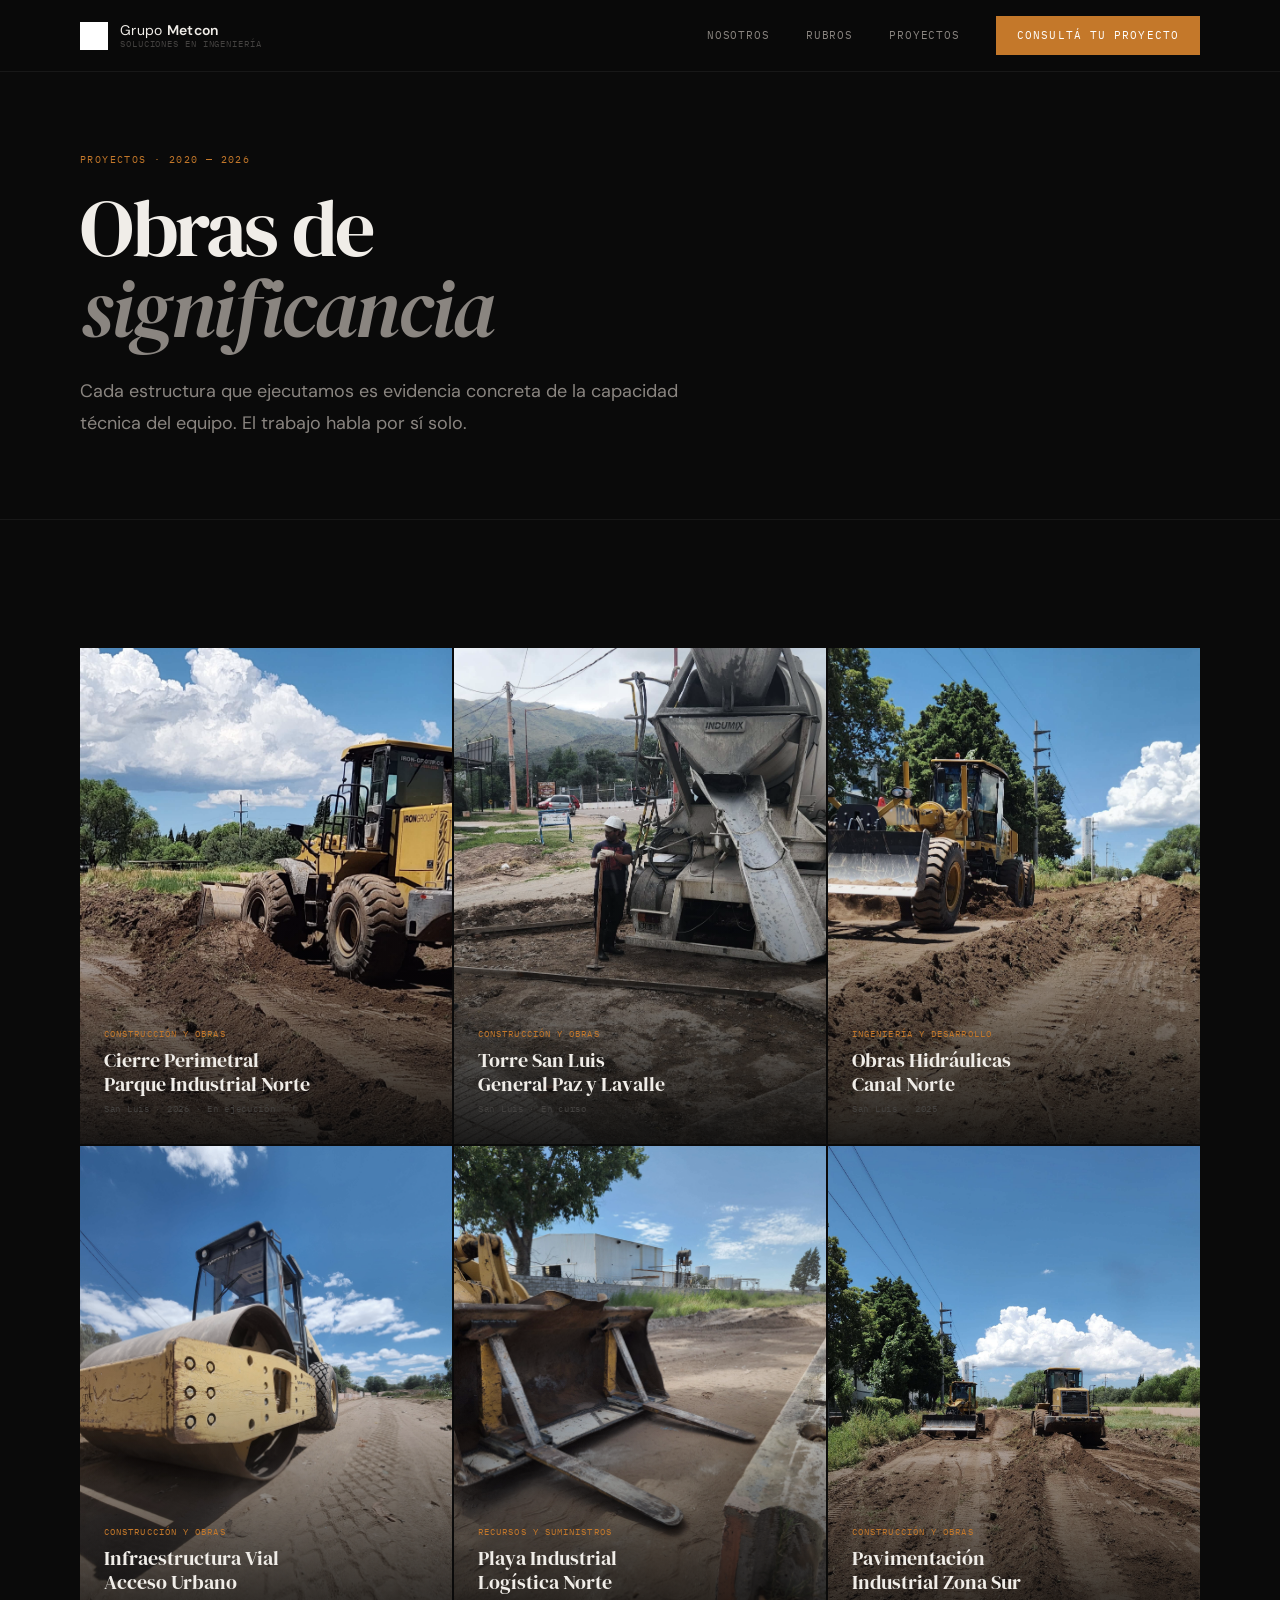
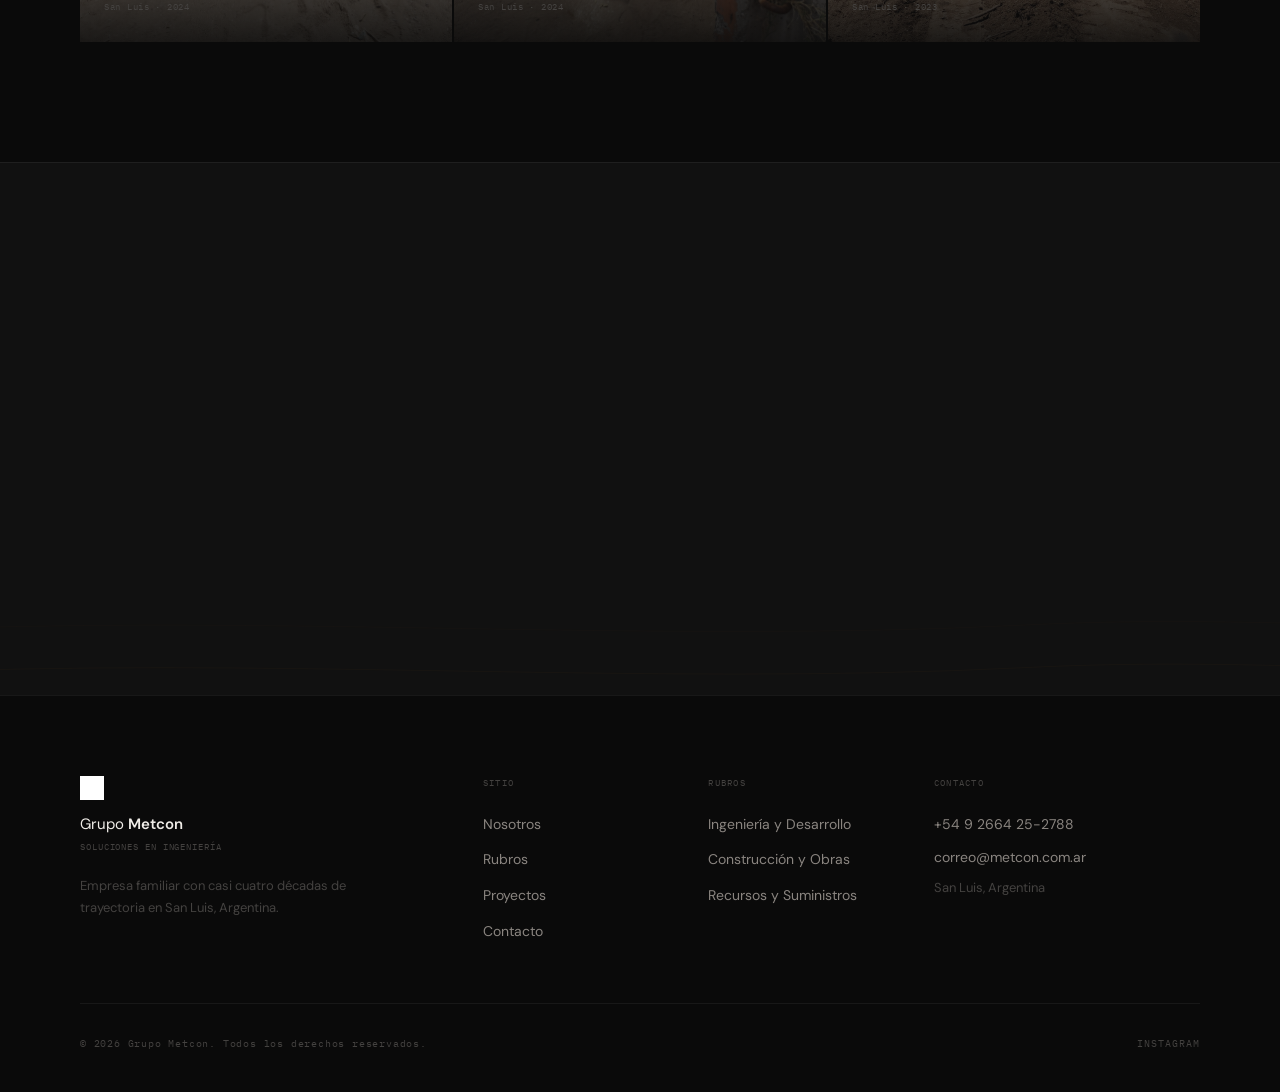
<file: proyectos.html>
<!DOCTYPE html>
<html lang="es">
<head>
  <meta charset="UTF-8">
  <meta name="viewport" content="width=device-width, initial-scale=1.0">
  <title>Proyectos — Grupo Metcon</title>
  <meta name="description" content="Obras ejecutadas por Grupo Metcon. Trabajos de significancia estructural en San Luis, Argentina.">
  <link rel="icon" href="assets/img/letra-m.png" type="image/png">
  <link rel="preconnect" href="https://fonts.googleapis.com">
  <link rel="preconnect" href="https://fonts.gstatic.com" crossorigin>
  <link href="https://fonts.googleapis.com/css2?family=DM+Serif+Display:ital@0;1&family=DM+Sans:wght@300;400;500&family=IBM+Plex+Mono:wght@400;500&display=swap" rel="stylesheet">
  <link rel="stylesheet" href="css/styles.css">
</head>
<body>

  <nav class="nav" id="nav">
    <div class="nav__inner">
      <a href="index.html" class="nav__logo">
        <img src="assets/img/logo-blanco.png" alt="Grupo Metcon" class="nav__logo-icon">
        <div class="nav__logo-text">
          <span class="nav__logo-name">Grupo <strong>Metcon</strong></span>
          <span class="nav__logo-tag">Soluciones en Ingeniería</span>
        </div>
      </a>
      <div class="nav__menu">
        <a href="nosotros.html" class="nav__link">Nosotros</a>
        <a href="rubros.html" class="nav__link">Rubros</a>
        <a href="proyectos.html" class="nav__link">Proyectos</a>
        <a href="contacto.html" class="nav__cta">Consultá tu proyecto</a>
      </div>
      <button class="nav__burger" id="navBurger" aria-label="Abrir menú"><span></span><span></span><span></span></button>
    </div>
  </nav>
  <div class="nav-overlay" id="navOverlay">
    <a href="nosotros.html" class="nav-overlay__link">Nosotros <span class="arrow">&rarr;</span></a>
    <a href="rubros.html" class="nav-overlay__link">Rubros <span class="arrow">&rarr;</span></a>
    <a href="proyectos.html" class="nav-overlay__link">Proyectos <span class="arrow">&rarr;</span></a>
    <a href="contacto.html" class="btn btn--primary nav-overlay__cta">Consultá tu proyecto</a>
  </div>

  <main>
    <section class="page-hero">
      <div class="container">
        <span class="section-label page-hero__label">Proyectos · 2020 — 2026</span>
        <h1 class="page-hero__title">Obras de<br><em>significancia</em></h1>
        <p class="page-hero__lead">Cada estructura que ejecutamos es evidencia concreta de la capacidad técnica del equipo. El trabajo habla por sí solo.</p>
      </div>
    </section>

    <section class="proyectos-page">
      <div class="container">
        <div class="proyectos-list">
          <article class="proyecto-item fade-up">
            <img src="assets/img/obras/viales-apertura.jpg" alt="Cierre Perimetral Parque Industrial Norte" loading="lazy">
            <div class="proyecto-item__overlay"></div>
            <div class="proyecto-item__info">
              <p class="proyecto-item__tag">Construcción y Obras</p>
              <h3 class="proyecto-item__name">Cierre Perimetral<br>Parque Industrial Norte</h3>
              <p class="proyecto-item__meta">San Luis · 2026 · En ejecución</p>
            </div>
          </article>

          <article class="proyecto-item fade-up">
            <img src="assets/img/obras/hormigon-colado.jpg" alt="Torre San Luis" loading="lazy">
            <div class="proyecto-item__overlay"></div>
            <div class="proyecto-item__info">
              <p class="proyecto-item__tag">Construcción y Obras</p>
              <h3 class="proyecto-item__name">Torre San Luis<br>General Paz y Lavalle</h3>
              <p class="proyecto-item__meta">San Luis · En curso</p>
            </div>
          </article>

          <article class="proyecto-item fade-up">
            <img src="assets/img/obras/viales-nivelacion.jpg" alt="Obras Hidráulicas Canal Norte" loading="lazy">
            <div class="proyecto-item__overlay"></div>
            <div class="proyecto-item__info">
              <p class="proyecto-item__tag">Ingeniería y Desarrollo</p>
              <h3 class="proyecto-item__name">Obras Hidráulicas<br>Canal Norte</h3>
              <p class="proyecto-item__meta">San Luis · 2025</p>
            </div>
          </article>

          <article class="proyecto-item fade-up">
            <img src="assets/img/obras/rodillo-compactador.jpg" alt="Infraestructura Vial Acceso Urbano" loading="lazy">
            <div class="proyecto-item__overlay"></div>
            <div class="proyecto-item__info">
              <p class="proyecto-item__tag">Construcción y Obras</p>
              <h3 class="proyecto-item__name">Infraestructura Vial<br>Acceso Urbano</h3>
              <p class="proyecto-item__meta">San Luis · 2024</p>
            </div>
          </article>

          <article class="proyecto-item fade-up">
            <img src="assets/img/obras/maquinaria-horquilla.jpg" alt="Playa Industrial Logística" loading="lazy">
            <div class="proyecto-item__overlay"></div>
            <div class="proyecto-item__info">
              <p class="proyecto-item__tag">Recursos y Suministros</p>
              <h3 class="proyecto-item__name">Playa Industrial<br>Logística Norte</h3>
              <p class="proyecto-item__meta">San Luis · 2024</p>
            </div>
          </article>

          <article class="proyecto-item fade-up">
            <img src="assets/img/obras/viales-camino.jpg" alt="Pavimentación Industrial" loading="lazy">
            <div class="proyecto-item__overlay"></div>
            <div class="proyecto-item__info">
              <p class="proyecto-item__tag">Construcción y Obras</p>
              <h3 class="proyecto-item__name">Pavimentación<br>Industrial Zona Sur</h3>
              <p class="proyecto-item__meta">San Luis · 2023</p>
            </div>
          </article>
        </div>
      </div>
    </section>

    <section class="cta-final" style="padding: 100px 0">
      <svg class="cta-final__topo" viewBox="0 0 1440 500" preserveAspectRatio="xMidYMid slice" fill="none" xmlns="http://www.w3.org/2000/svg" aria-hidden="true">
        <g stroke="#C4782A" stroke-width="0.5">
          <path opacity="0.2" d="M0,480 C360,462 720,492 1080,474 C1260,465 1380,478 1440,470"/>
          <path opacity="0.12" d="M0,440 C360,422 720,452 1080,434 C1260,425 1380,438 1440,430"/>
        </g>
      </svg>
      <div class="container">
        <div class="cta-final__inner">
          <h2 class="cta-final__title fade-up">Tu obra puede<br><em>estar acá</em></h2>
          <p class="cta-final__body fade-up">Si tenés un proyecto que necesita ejecución técnica rigurosa, contanos el alcance y evaluamos juntos.</p>
          <a href="contacto.html" class="btn btn--white fade-up">Iniciar consulta &rarr;</a>
        </div>
      </div>
    </section>
  </main>

  <footer class="footer" role="contentinfo">
    <div class="container">
      <div class="footer__grid">
        <div>
          <img src="assets/img/logo-blanco.png" alt="Grupo Metcon" class="footer__brand-logo">
          <p class="footer__brand-name">Grupo <strong>Metcon</strong></p>
          <p class="footer__brand-tag">Soluciones en Ingeniería</p>
          <p class="footer__brand-desc">Empresa familiar con casi cuatro décadas de trayectoria en San Luis, Argentina.</p>
        </div>
        <div>
          <p class="footer__col-title">Sitio</p>
          <ul class="footer__links">
            <li><a href="nosotros.html" class="footer__link">Nosotros</a></li>
            <li><a href="rubros.html" class="footer__link">Rubros</a></li>
            <li><a href="proyectos.html" class="footer__link">Proyectos</a></li>
            <li><a href="contacto.html" class="footer__link">Contacto</a></li>
          </ul>
        </div>
        <div>
          <p class="footer__col-title">Rubros</p>
          <ul class="footer__links">
            <li><a href="rubros.html#ingenieria" class="footer__link">Ingeniería y Desarrollo</a></li>
            <li><a href="rubros.html#construccion" class="footer__link">Construcción y Obras</a></li>
            <li><a href="rubros.html#recursos" class="footer__link">Recursos y Suministros</a></li>
          </ul>
        </div>
        <div>
          <p class="footer__col-title">Contacto</p>
          <div class="footer__contact-row"><a href="tel:+5492664252788">+54 9 2664 25-2788</a></div>
          <div class="footer__contact-row"><a href="mailto:correo@metcon.com.ar">correo@metcon.com.ar</a></div>
          <div class="footer__contact-row">San Luis, Argentina</div>
        </div>
      </div>
      <div class="footer__bottom">
        <p class="footer__legal">&copy; 2026 Grupo Metcon. Todos los derechos reservados.</p>
        <div class="footer__social">
          <a href="https://instagram.com/grupometcon" class="footer__social-link" target="_blank" rel="noopener">Instagram</a>
        </div>
      </div>
    </div>
  </footer>

  <script src="js/main.js" defer></script>
</body>
</html>
</file>
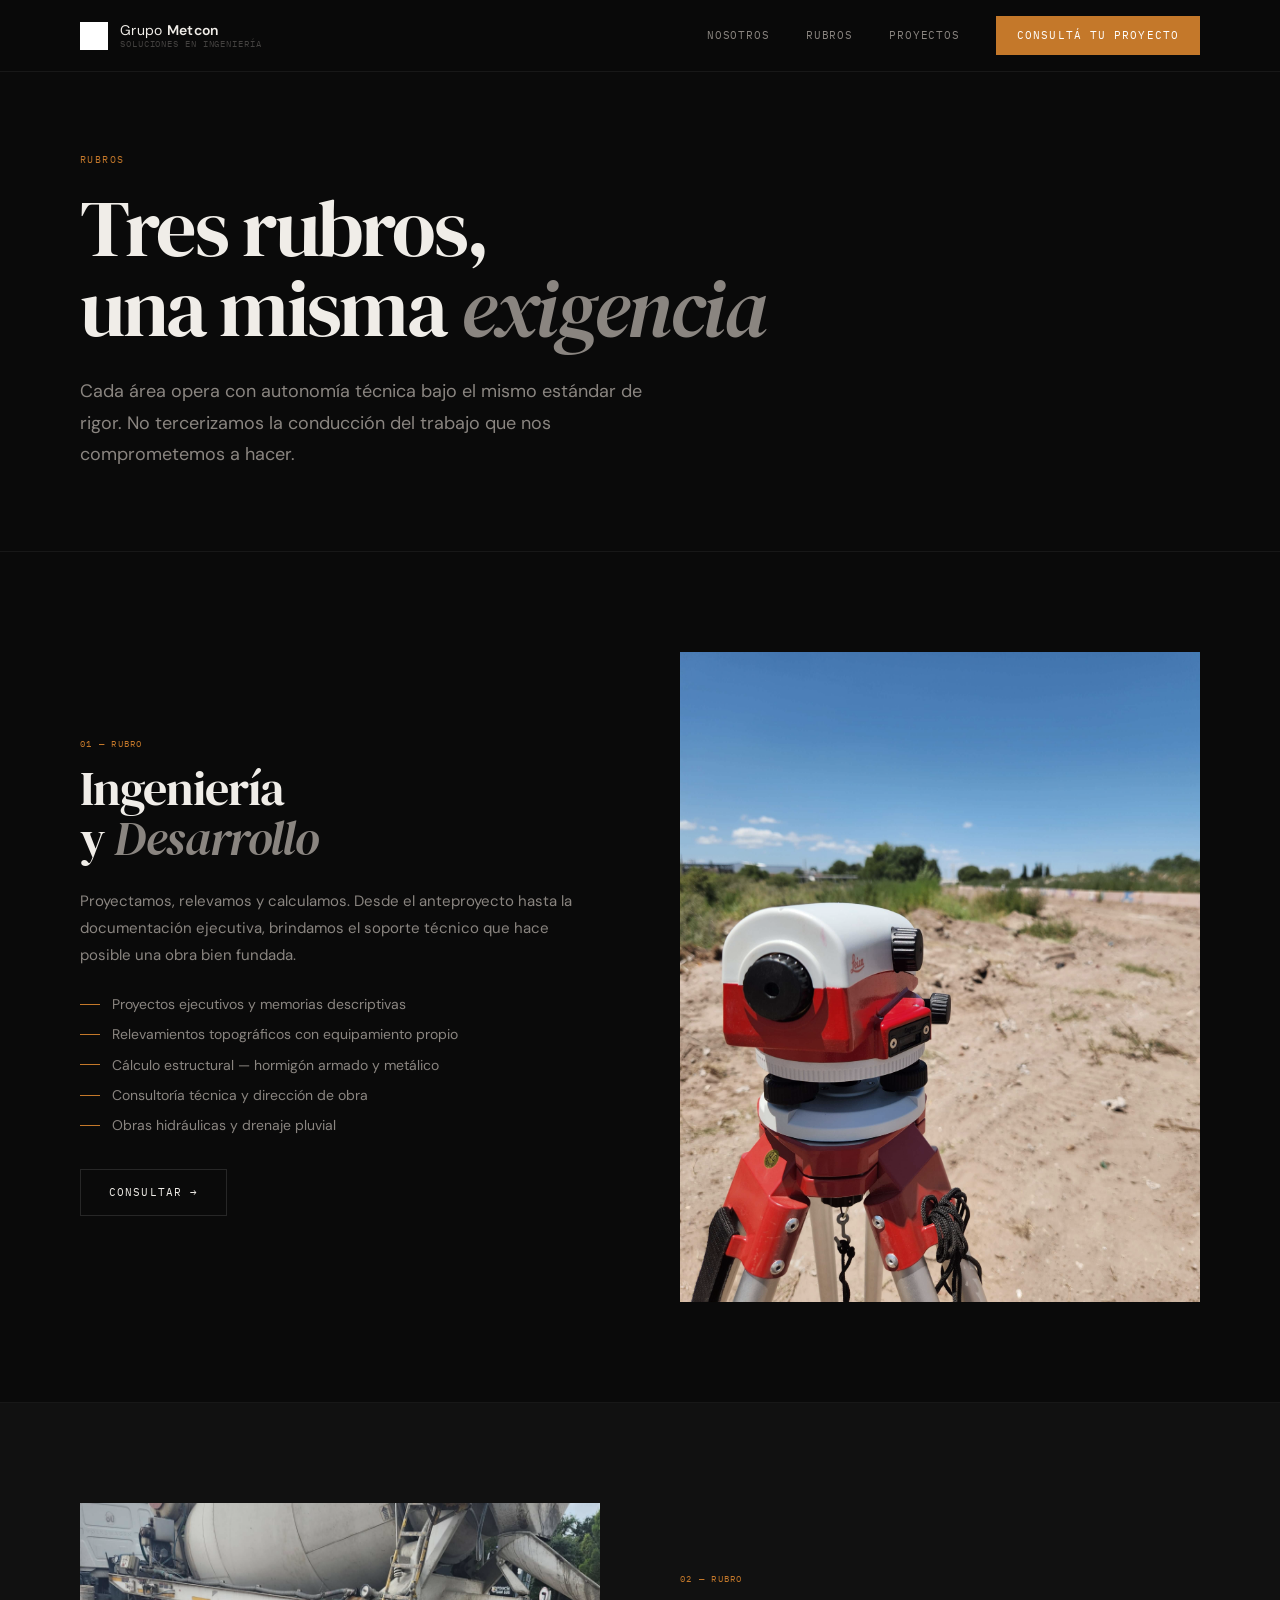
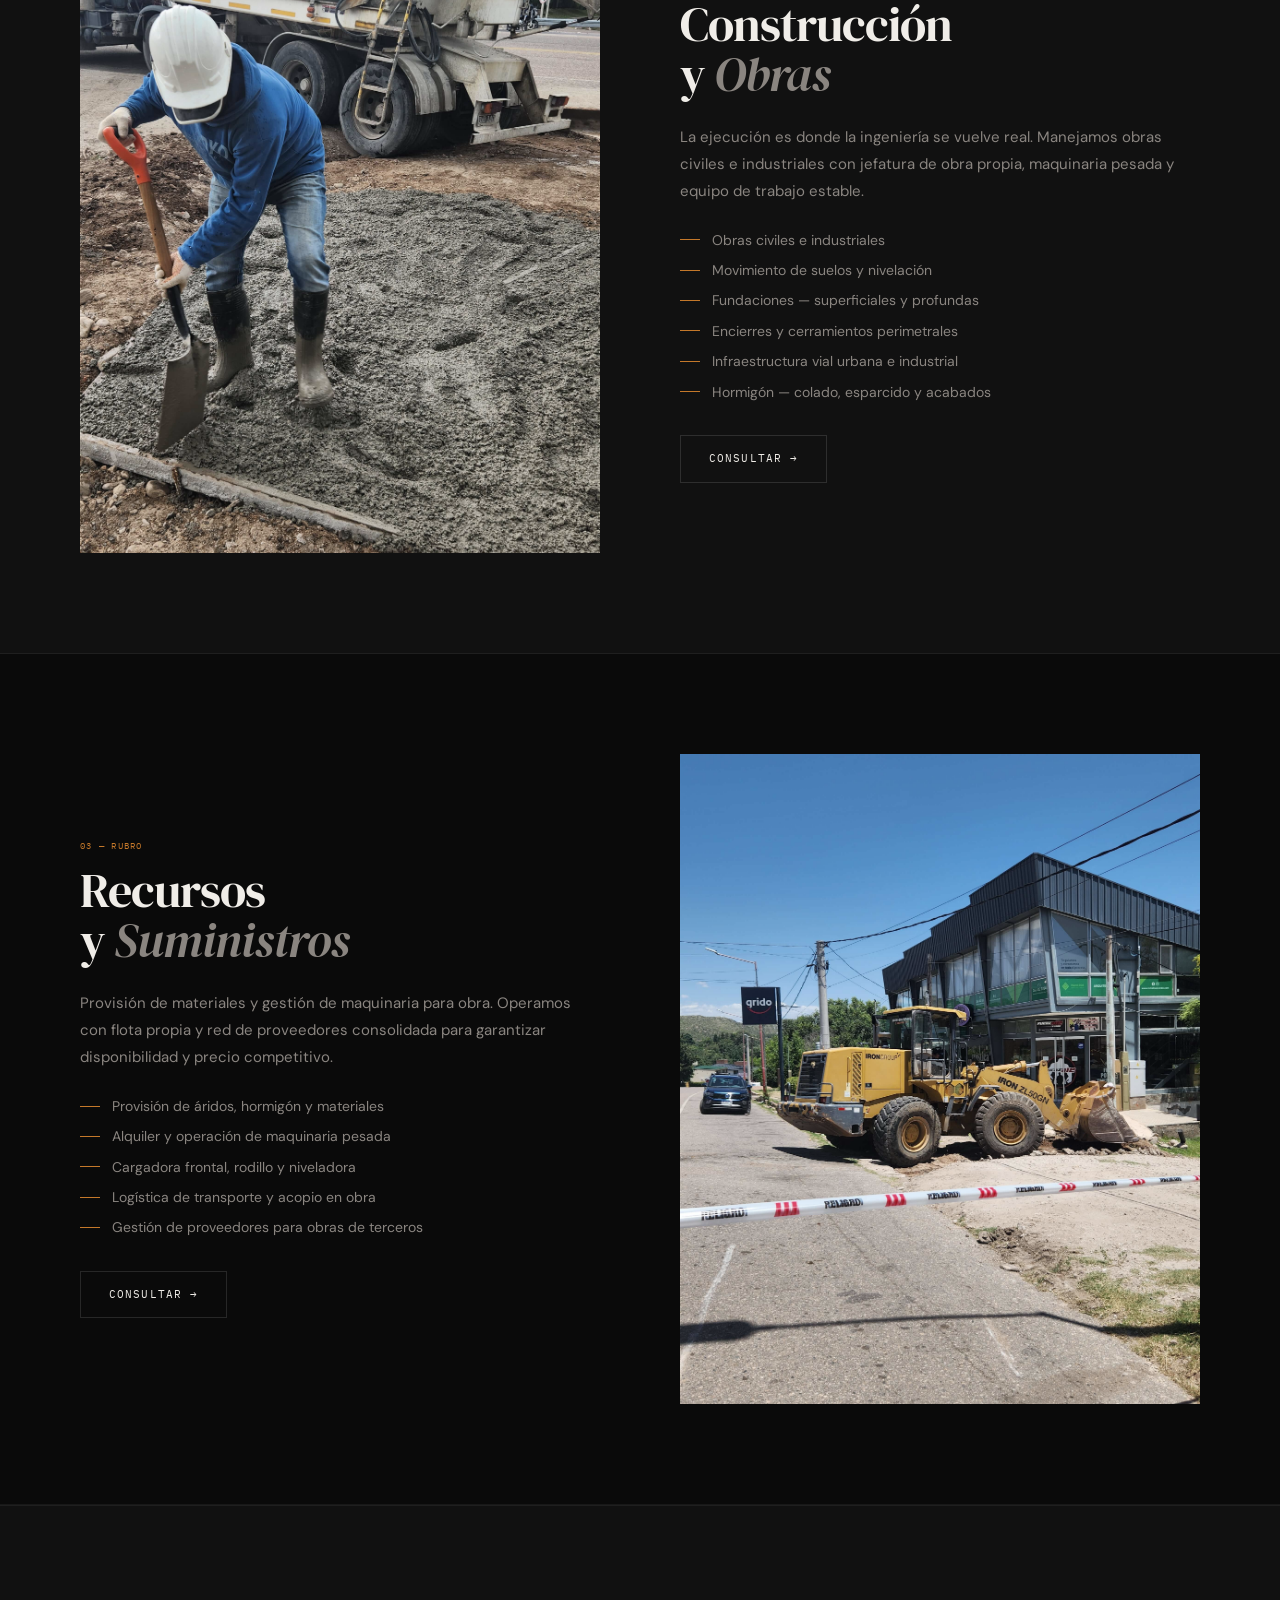
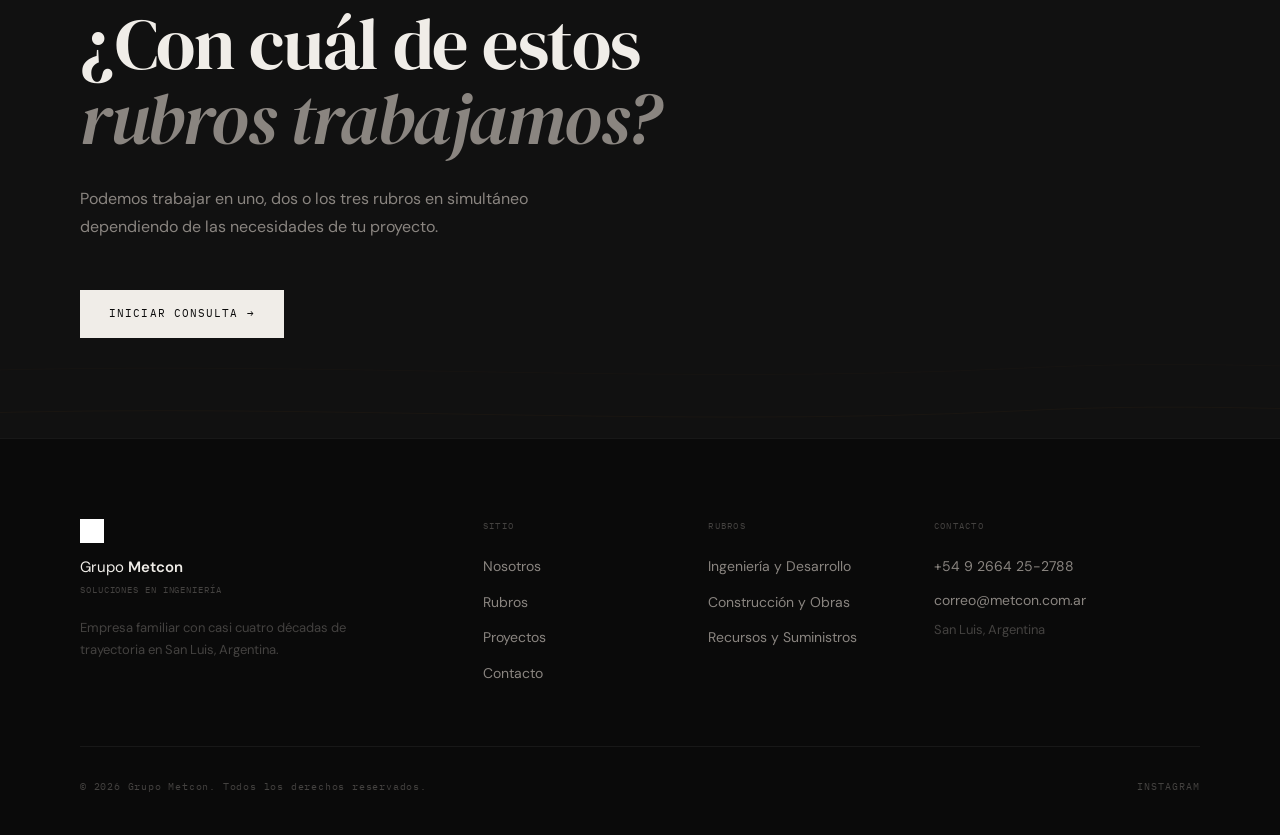
<file: rubros.html>
<!DOCTYPE html>
<html lang="es">
<head>
  <meta charset="UTF-8">
  <meta name="viewport" content="width=device-width, initial-scale=1.0">
  <title>Rubros — Grupo Metcon</title>
  <meta name="description" content="Ingeniería y Desarrollo · Construcción y Obras · Recursos y Suministros. Tres rubros, una misma exigencia.">
  <link rel="icon" href="assets/img/letra-m.png" type="image/png">
  <link rel="preconnect" href="https://fonts.googleapis.com">
  <link rel="preconnect" href="https://fonts.gstatic.com" crossorigin>
  <link href="https://fonts.googleapis.com/css2?family=DM+Serif+Display:ital@0;1&family=DM+Sans:wght@300;400;500&family=IBM+Plex+Mono:wght@400;500&display=swap" rel="stylesheet">
  <link rel="stylesheet" href="css/styles.css">
</head>
<body>

  <nav class="nav" id="nav">
    <div class="nav__inner">
      <a href="index.html" class="nav__logo">
        <img src="assets/img/logo-blanco.png" alt="Grupo Metcon" class="nav__logo-icon">
        <div class="nav__logo-text">
          <span class="nav__logo-name">Grupo <strong>Metcon</strong></span>
          <span class="nav__logo-tag">Soluciones en Ingeniería</span>
        </div>
      </a>
      <div class="nav__menu">
        <a href="nosotros.html" class="nav__link">Nosotros</a>
        <a href="rubros.html" class="nav__link">Rubros</a>
        <a href="proyectos.html" class="nav__link">Proyectos</a>
        <a href="contacto.html" class="nav__cta">Consultá tu proyecto</a>
      </div>
      <button class="nav__burger" id="navBurger" aria-label="Abrir menú"><span></span><span></span><span></span></button>
    </div>
  </nav>
  <div class="nav-overlay" id="navOverlay">
    <a href="nosotros.html" class="nav-overlay__link">Nosotros <span class="arrow">&rarr;</span></a>
    <a href="rubros.html" class="nav-overlay__link">Rubros <span class="arrow">&rarr;</span></a>
    <a href="proyectos.html" class="nav-overlay__link">Proyectos <span class="arrow">&rarr;</span></a>
    <a href="contacto.html" class="btn btn--primary nav-overlay__cta">Consultá tu proyecto</a>
  </div>

  <main>
    <section class="page-hero">
      <div class="container">
        <span class="section-label page-hero__label">Rubros</span>
        <h1 class="page-hero__title">Tres rubros,<br>una misma <em>exigencia</em></h1>
        <p class="page-hero__lead">Cada área opera con autonomía técnica bajo el mismo estándar de rigor. No tercerizamos la conducción del trabajo que nos comprometemos a hacer.</p>
      </div>
    </section>

    <!-- RUBRO 01 -->
    <section id="ingenieria" class="rubros-section">
      <div class="container">
        <div class="rubro-detail">
          <div class="fade-up">
            <p class="rubro-detail__tag">01 — Rubro</p>
            <h2 class="rubro-detail__title">Ingeniería<br>y <em>Desarrollo</em></h2>
            <p class="rubro-detail__body">Proyectamos, relevamos y calculamos. Desde el anteproyecto hasta la documentación ejecutiva, brindamos el soporte técnico que hace posible una obra bien fundada.</p>
            <ul class="rubro-detail__list">
              <li class="rubro-detail__item">Proyectos ejecutivos y memorias descriptivas</li>
              <li class="rubro-detail__item">Relevamientos topográficos con equipamiento propio</li>
              <li class="rubro-detail__item">Cálculo estructural — hormigón armado y metálico</li>
              <li class="rubro-detail__item">Consultoría técnica y dirección de obra</li>
              <li class="rubro-detail__item">Obras hidráulicas y drenaje pluvial</li>
            </ul>
            <a href="contacto.html" class="btn btn--outline">Consultar &rarr;</a>
          </div>
          <div class="rubro-detail__img fade-up">
            <img src="assets/img/obras/topografia.jpg" alt="Relevamiento topográfico" loading="lazy">
          </div>
        </div>
      </div>
    </section>

    <!-- RUBRO 02 -->
    <section id="construccion" class="rubros-section" style="background: var(--bg-surface)">
      <div class="container">
        <div class="rubro-detail rubro-detail--reverse">
          <div class="fade-up">
            <p class="rubro-detail__tag">02 — Rubro</p>
            <h2 class="rubro-detail__title">Construcción<br>y <em>Obras</em></h2>
            <p class="rubro-detail__body">La ejecución es donde la ingeniería se vuelve real. Manejamos obras civiles e industriales con jefatura de obra propia, maquinaria pesada y equipo de trabajo estable.</p>
            <ul class="rubro-detail__list">
              <li class="rubro-detail__item">Obras civiles e industriales</li>
              <li class="rubro-detail__item">Movimiento de suelos y nivelación</li>
              <li class="rubro-detail__item">Fundaciones — superficiales y profundas</li>
              <li class="rubro-detail__item">Encierres y cerramientos perimetrales</li>
              <li class="rubro-detail__item">Infraestructura vial urbana e industrial</li>
              <li class="rubro-detail__item">Hormigón — colado, esparcido y acabados</li>
            </ul>
            <a href="contacto.html" class="btn btn--outline">Consultar &rarr;</a>
          </div>
          <div class="rubro-detail__img fade-up">
            <img src="assets/img/obras/hormigon-esparcido.jpg" alt="Trabajo con hormigón" loading="lazy">
          </div>
        </div>
      </div>
    </section>

    <!-- RUBRO 03 -->
    <section id="recursos" class="rubros-section">
      <div class="container">
        <div class="rubro-detail">
          <div class="fade-up">
            <p class="rubro-detail__tag">03 — Rubro</p>
            <h2 class="rubro-detail__title">Recursos<br>y <em>Suministros</em></h2>
            <p class="rubro-detail__body">Provisión de materiales y gestión de maquinaria para obra. Operamos con flota propia y red de proveedores consolidada para garantizar disponibilidad y precio competitivo.</p>
            <ul class="rubro-detail__list">
              <li class="rubro-detail__item">Provisión de áridos, hormigón y materiales</li>
              <li class="rubro-detail__item">Alquiler y operación de maquinaria pesada</li>
              <li class="rubro-detail__item">Cargadora frontal, rodillo y niveladora</li>
              <li class="rubro-detail__item">Logística de transporte y acopio en obra</li>
              <li class="rubro-detail__item">Gestión de proveedores para obras de terceros</li>
            </ul>
            <a href="contacto.html" class="btn btn--outline">Consultar &rarr;</a>
          </div>
          <div class="rubro-detail__img fade-up">
            <img src="assets/img/obras/loader-calle.jpg" alt="Maquinaria de obra" loading="lazy">
          </div>
        </div>
      </div>
    </section>

    <section class="cta-final" style="padding: 100px 0">
      <svg class="cta-final__topo" viewBox="0 0 1440 500" preserveAspectRatio="xMidYMid slice" fill="none" xmlns="http://www.w3.org/2000/svg" aria-hidden="true">
        <g stroke="#C4782A" stroke-width="0.5">
          <path opacity="0.25" d="M0,480 C360,462 720,492 1080,474 C1260,465 1380,478 1440,470"/>
          <path opacity="0.15" d="M0,440 C360,422 720,452 1080,434 C1260,425 1380,438 1440,430"/>
        </g>
      </svg>
      <div class="container">
        <div class="cta-final__inner">
          <h2 class="cta-final__title fade-up">¿Con cuál de estos<br><em>rubros trabajamos?</em></h2>
          <p class="cta-final__body fade-up">Podemos trabajar en uno, dos o los tres rubros en simultáneo dependiendo de las necesidades de tu proyecto.</p>
          <a href="contacto.html" class="btn btn--white fade-up">Iniciar consulta &rarr;</a>
        </div>
      </div>
    </section>
  </main>

  <footer class="footer" role="contentinfo">
    <div class="container">
      <div class="footer__grid">
        <div>
          <img src="assets/img/logo-blanco.png" alt="Grupo Metcon" class="footer__brand-logo">
          <p class="footer__brand-name">Grupo <strong>Metcon</strong></p>
          <p class="footer__brand-tag">Soluciones en Ingeniería</p>
          <p class="footer__brand-desc">Empresa familiar con casi cuatro décadas de trayectoria en San Luis, Argentina.</p>
        </div>
        <div>
          <p class="footer__col-title">Sitio</p>
          <ul class="footer__links">
            <li><a href="nosotros.html" class="footer__link">Nosotros</a></li>
            <li><a href="rubros.html" class="footer__link">Rubros</a></li>
            <li><a href="proyectos.html" class="footer__link">Proyectos</a></li>
            <li><a href="contacto.html" class="footer__link">Contacto</a></li>
          </ul>
        </div>
        <div>
          <p class="footer__col-title">Rubros</p>
          <ul class="footer__links">
            <li><a href="#ingenieria" class="footer__link">Ingeniería y Desarrollo</a></li>
            <li><a href="#construccion" class="footer__link">Construcción y Obras</a></li>
            <li><a href="#recursos" class="footer__link">Recursos y Suministros</a></li>
          </ul>
        </div>
        <div>
          <p class="footer__col-title">Contacto</p>
          <div class="footer__contact-row"><a href="tel:+5492664252788">+54 9 2664 25-2788</a></div>
          <div class="footer__contact-row"><a href="mailto:correo@metcon.com.ar">correo@metcon.com.ar</a></div>
          <div class="footer__contact-row">San Luis, Argentina</div>
        </div>
      </div>
      <div class="footer__bottom">
        <p class="footer__legal">&copy; 2026 Grupo Metcon. Todos los derechos reservados.</p>
        <div class="footer__social">
          <a href="https://instagram.com/grupometcon" class="footer__social-link" target="_blank" rel="noopener">Instagram</a>
        </div>
      </div>
    </div>
  </footer>

  <script src="js/main.js" defer></script>
</body>
</html>
</file>
<file: css/styles.css>
/* =================================================================
   GRUPO METCON — CSS v2
   Dark editorial · Construction premium
   ================================================================= */

/* RESET & BASE */
*, *::before, *::after { box-sizing: border-box; margin: 0; padding: 0; }

:root {
  --bg:          #0A0A0A;
  --bg-surface:  #111111;
  --bg-card:     #161616;
  --bg-hover:    #1C1C1C;
  --ink:         #F0EDE8;
  --ink-dim:     #8A8580;
  --ink-muted:   #444240;
  --accent:      #C4782A;
  --accent-dim:  #8A5420;
  --accent-glow: rgba(196,120,42,0.15);
  --line:        rgba(255,255,255,0.06);
  --line-strong: rgba(255,255,255,0.12);
  --serif:  'DM Serif Display', serif;
  --sans:   'DM Sans', sans-serif;
  --mono:   'IBM Plex Mono', monospace;
  --max-w: 1200px;
  --nav-h: 72px;
}

html { scroll-behavior: smooth; }
body {
  font-family: var(--sans);
  background: var(--bg);
  color: var(--ink);
  line-height: 1.6;
  overflow-x: hidden;
  -webkit-font-smoothing: antialiased;
}
img { display: block; width: 100%; height: 100%; object-fit: cover; }
a   { text-decoration: none; color: inherit; }
ul  { list-style: none; }

.container {
  width: 100%;
  max-width: var(--max-w);
  margin: 0 auto;
  padding: 0 40px;
}

/* TYPOGRAPHY */
.section-label {
  font-family: var(--mono);
  font-size: 10px;
  letter-spacing: 0.14em;
  text-transform: uppercase;
  color: var(--accent);
  display: block;
  margin-bottom: 20px;
}
.section-title {
  font-family: var(--serif);
  font-size: clamp(36px, 5vw, 58px);
  font-weight: 400;
  line-height: 1.1;
  color: var(--ink);
  letter-spacing: -0.02em;
}
.section-title em { font-style: italic; color: var(--ink-dim); }

/* BUTTONS */
.btn {
  display: inline-flex;
  align-items: center;
  gap: 10px;
  font-family: var(--mono);
  font-size: 11px;
  letter-spacing: 0.1em;
  text-transform: uppercase;
  padding: 14px 28px;
  border: 1px solid transparent;
  cursor: pointer;
  transition: all 0.25s ease;
}
.btn--primary { background: var(--accent); color: #fff; border-color: var(--accent); }
.btn--primary:hover { background: transparent; color: var(--accent); }
.btn--outline { background: transparent; color: var(--ink); border-color: var(--line-strong); }
.btn--outline:hover { border-color: var(--accent); color: var(--accent); }
.btn--white { background: var(--ink); color: var(--bg); border-color: var(--ink); }
.btn--white:hover { background: transparent; color: var(--ink); }

/* NAVBAR */
.nav {
  position: fixed;
  top: 0; left: 0; right: 0;
  z-index: 100;
  height: var(--nav-h);
  background: rgba(10,10,10,0.88);
  backdrop-filter: blur(16px);
  -webkit-backdrop-filter: blur(16px);
  border-bottom: 1px solid var(--line);
}
.nav__inner {
  height: 100%;
  display: flex;
  align-items: center;
  justify-content: space-between;
  max-width: var(--max-w);
  margin: 0 auto;
  padding: 0 40px;
}
.nav__logo { display: flex; align-items: center; gap: 12px; }
.nav__logo-icon { height: 28px; width: auto; object-fit: contain; filter: brightness(0) invert(1); }
.nav__logo-text { display: flex; flex-direction: column; line-height: 1.2; }
.nav__logo-name { font-family: var(--sans); font-size: 14px; font-weight: 400; color: var(--ink); letter-spacing: 0.02em; }
.nav__logo-name strong { font-weight: 600; }
.nav__logo-tag { font-family: var(--mono); font-size: 9px; letter-spacing: 0.1em; text-transform: uppercase; color: var(--ink-muted); }
.nav__menu { display: flex; align-items: center; gap: 36px; }
.nav__link {
  font-family: var(--mono); font-size: 11px; letter-spacing: 0.08em;
  text-transform: uppercase; color: var(--ink-dim); transition: color 0.2s ease;
  position: relative;
}
.nav__link::after {
  content: ''; position: absolute; bottom: -4px; left: 0; right: 0;
  height: 1px; background: var(--accent); transform: scaleX(0); transition: transform 0.2s ease;
}
.nav__link:hover { color: var(--ink); }
.nav__link:hover::after { transform: scaleX(1); }
.nav__cta {
  font-family: var(--mono); font-size: 11px; letter-spacing: 0.1em;
  text-transform: uppercase; background: var(--accent); color: #fff;
  padding: 10px 20px; border: 1px solid var(--accent); transition: all 0.25s ease;
}
.nav__cta:hover { background: transparent; color: var(--accent); }
.nav__burger {
  display: none; flex-direction: column; justify-content: center;
  gap: 5px; width: 32px; height: 32px; background: none;
  border: none; cursor: pointer; padding: 0;
}
.nav__burger span { display: block; height: 1px; background: var(--ink); transition: all 0.3s ease; transform-origin: center; }
.nav__burger.open span:nth-child(1) { transform: translateY(6px) rotate(45deg); }
.nav__burger.open span:nth-child(2) { opacity: 0; }
.nav__burger.open span:nth-child(3) { transform: translateY(-6px) rotate(-45deg); }

.nav-overlay {
  display: none;
  position: fixed; inset: var(--nav-h) 0 0 0;
  background: var(--bg); z-index: 99;
  flex-direction: column; padding: 48px 40px;
  border-top: 1px solid var(--line);
  opacity: 0; pointer-events: none; transition: opacity 0.3s ease;
}
.nav-overlay.open { opacity: 1; pointer-events: auto; }
.nav-overlay__link {
  font-family: var(--serif); font-size: 40px; font-weight: 400;
  color: var(--ink-dim); padding: 20px 0; border-bottom: 1px solid var(--line);
  transition: color 0.2s ease; display: flex; align-items: center; justify-content: space-between;
}
.nav-overlay__link:hover { color: var(--ink); }
.nav-overlay__link .arrow { font-size: 24px; color: var(--accent); }
.nav-overlay__cta { margin-top: 32px; align-self: flex-start; }

/* HERO */
.hero {
  position: relative;
  min-height: 100vh;
  display: flex;
  flex-direction: column;
  justify-content: flex-end;
  padding-top: var(--nav-h);
  overflow: hidden;
}
.hero__bg { position: absolute; inset: 0; z-index: 0; }
.hero__bg img { width: 100%; height: 100%; object-fit: cover; filter: grayscale(25%); }
.hero__bg::after {
  content: ''; position: absolute; inset: 0;
  background: linear-gradient(to bottom, rgba(10,10,10,0.5) 0%, rgba(10,10,10,0.25) 35%, rgba(10,10,10,0.75) 70%, rgba(10,10,10,1) 100%);
}
.hero__topo {
  position: absolute; inset: 0; width: 100%; height: 100%;
  z-index: 1; pointer-events: none;
}
.hero__content {
  position: relative; z-index: 2;
  padding: 0 40px 80px;
  max-width: var(--max-w); margin: 0 auto; width: 100%;
}
.hero__eyebrow { display: flex; align-items: center; gap: 16px; margin-bottom: 28px; }
.hero__eyebrow-line { display: block; width: 40px; height: 1px; background: var(--accent); }
.hero__eyebrow-text { font-family: var(--mono); font-size: 10px; letter-spacing: 0.14em; text-transform: uppercase; color: var(--accent); }
.hero__title {
  font-family: var(--serif);
  font-size: clamp(52px, 8vw, 104px);
  font-weight: 400; line-height: 0.95;
  letter-spacing: -0.03em; color: var(--ink); margin-bottom: 32px;
}
.hero__title em { font-style: italic; color: rgba(240,237,232,0.55); }
.hero__subtitle { font-family: var(--mono); font-size: 11px; letter-spacing: 0.1em; color: var(--ink-dim); margin-bottom: 48px; }
.hero__subtitle span { color: var(--ink-muted); margin: 0 8px; }
.hero__ctas { display: flex; gap: 16px; flex-wrap: wrap; }

/* Stats bar */
.hero__stats {
  position: relative; z-index: 2;
  border-top: 1px solid var(--line);
}
.hero__stats-inner {
  max-width: var(--max-w); margin: 0 auto;
  display: grid; grid-template-columns: repeat(3, 1fr);
  gap: 1px; background: var(--line);
}
.hero__stat {
  background: rgba(16,16,16,0.92);
  backdrop-filter: blur(8px);
  padding: 28px 40px;
  display: flex; flex-direction: column; gap: 6px;
}
.hero__stat-value {
  font-family: var(--serif); font-size: 48px; font-weight: 400;
  line-height: 1; color: var(--ink); letter-spacing: -0.02em;
  display: flex; align-items: baseline; gap: 2px;
}
.hero__stat-value sup { font-size: 20px; color: var(--accent); }
.hero__stat-label { font-family: var(--mono); font-size: 9px; letter-spacing: 0.12em; text-transform: uppercase; color: var(--ink-muted); }

/* Ticker */
.ticker-wrap { position: relative; z-index: 2; overflow: hidden; background: var(--accent); padding: 12px 0; }
.ticker { display: flex; width: max-content; animation: ticker-scroll 30s linear infinite; }
.ticker__item { font-family: var(--mono); font-size: 10px; letter-spacing: 0.12em; text-transform: uppercase; color: rgba(255,255,255,0.9); white-space: nowrap; padding-right: 80px; }
.ticker__dot { display: inline-block; width: 3px; height: 3px; background: rgba(255,255,255,0.5); border-radius: 50%; margin: 0 20px; vertical-align: middle; }
@keyframes ticker-scroll { from { transform: translateX(0); } to { transform: translateX(-50%); } }

/* ABOUT */
.about { padding: 120px 0; }
.about__grid { display: grid; grid-template-columns: 1fr 1fr; gap: 80px; align-items: center; }
.about__header { margin-bottom: 32px; }
.about__body { font-size: 16px; line-height: 1.8; color: var(--ink-dim); margin-bottom: 20px; }
.about__link {
  display: inline-flex; align-items: center; gap: 10px;
  font-family: var(--mono); font-size: 11px; letter-spacing: 0.1em;
  text-transform: uppercase; color: var(--accent); margin-top: 16px; transition: gap 0.2s ease;
}
.about__link:hover { gap: 16px; }
.about__img-wrap {
  position: relative; aspect-ratio: 4/5; overflow: hidden;
}
.about__img-wrap img { width: 100%; height: 100%; object-fit: cover; transition: transform 0.6s ease; filter: grayscale(20%); }
.about__img-wrap:hover img { transform: scale(1.03); }
.about__img-wrap::before { content: ''; position: absolute; inset: 0; border: 1px solid var(--line-strong); z-index: 1; pointer-events: none; }
.about__img-wrap::after {
  content: ''; position: absolute; bottom: -1px; right: -1px;
  width: 60px; height: 60px; background: var(--accent);
  clip-path: polygon(100% 0, 100% 100%, 0 100%); z-index: 2;
}

/* STATS */
.stats { padding: 0 0 80px; }
.stats__grid { display: grid; grid-template-columns: repeat(4, 1fr); border: 1px solid var(--line); }
.stat {
  padding: 48px 40px; border-right: 1px solid var(--line);
  position: relative; overflow: hidden;
}
.stat:last-child { border-right: none; }
.stat::before {
  content: ''; position: absolute; top: 0; left: 0; right: 0; height: 2px;
  background: var(--accent); transform: scaleX(0); transform-origin: left; transition: transform 0.4s ease;
}
.stat:hover::before { transform: scaleX(1); }
.stat__value {
  font-family: var(--serif); font-size: 52px; font-weight: 400;
  line-height: 1; color: var(--ink); letter-spacing: -0.02em; margin-bottom: 10px;
  display: flex; align-items: baseline; gap: 2px;
}
.stat__prefix, .stat__suffix { font-size: 24px; color: var(--accent); }
.stat__label { font-family: var(--mono); font-size: 10px; letter-spacing: 0.1em; text-transform: uppercase; color: var(--ink-muted); }

/* RUBROS */
.rubros { padding: 120px 0; background: var(--bg-surface); border-top: 1px solid var(--line); border-bottom: 1px solid var(--line); }
.rubros__header { display: flex; justify-content: space-between; align-items: flex-end; margin-bottom: 64px; }
.rubros__grid { display: grid; grid-template-columns: repeat(3, 1fr); gap: 1px; background: var(--line); }
.rubro-card {
  background: var(--bg-card); padding: 48px 40px;
  display: flex; flex-direction: column;
  transition: background 0.3s ease; position: relative; overflow: hidden;
}
.rubro-card::before {
  content: ''; position: absolute; top: 0; left: 0; right: 0; height: 1px;
  background: var(--accent); transform: scaleX(0); transform-origin: left; transition: transform 0.4s ease;
}
.rubro-card:hover { background: var(--bg-hover); }
.rubro-card:hover::before { transform: scaleX(1); }
.rubro-card__num {
  font-family: var(--serif); font-size: 72px; font-weight: 400;
  line-height: 1; color: var(--ink-muted); letter-spacing: -0.04em;
  margin-bottom: 32px; opacity: 0.3; transition: opacity 0.3s ease, color 0.3s ease;
}
.rubro-card:hover .rubro-card__num { opacity: 1; color: var(--accent); }
.rubro-card__title { font-family: var(--serif); font-size: 30px; font-weight: 400; line-height: 1.1; color: var(--ink); letter-spacing: -0.01em; margin-bottom: 24px; }
.rubro-card__divider { width: 32px; height: 1px; background: var(--accent); margin-bottom: 24px; transition: width 0.3s ease; }
.rubro-card:hover .rubro-card__divider { width: 64px; }
.rubro-card__body { font-size: 14px; line-height: 1.75; color: var(--ink-dim); flex: 1; margin-bottom: 32px; }
.rubro-card__link {
  font-family: var(--mono); font-size: 10px; letter-spacing: 0.1em;
  text-transform: uppercase; color: var(--accent);
  display: inline-flex; align-items: center; gap: 8px; transition: gap 0.2s ease;
}
.rubro-card:hover .rubro-card__link { gap: 14px; }

/* PROYECTOS HOME */
.proyectos { padding: 120px 0; }
.proyectos__head { display: flex; justify-content: space-between; align-items: flex-end; margin-bottom: 64px; }
.proyectos__all {
  font-family: var(--mono); font-size: 10px; letter-spacing: 0.1em;
  text-transform: uppercase; color: var(--accent);
  display: inline-flex; align-items: center; gap: 8px; transition: gap 0.2s ease;
  align-self: flex-end; padding-bottom: 4px;
}
.proyectos__all:hover { gap: 14px; }
.proyectos__grid { display: grid; grid-template-columns: repeat(2, 1fr); gap: 2px; }
.proyecto-card { position: relative; aspect-ratio: 16/10; overflow: hidden; cursor: pointer; }
.proyecto-card img { width: 100%; height: 100%; object-fit: cover; filter: grayscale(25%); transition: transform 0.6s ease, filter 0.4s ease; }
.proyecto-card:hover img { transform: scale(1.05); filter: grayscale(0%); }
.proyecto-card__overlay {
  position: absolute; inset: 0;
  background: linear-gradient(to top, rgba(10,10,10,0.92) 0%, rgba(10,10,10,0.35) 50%, rgba(10,10,10,0.05) 100%);
}
.proyecto-card__info {
  position: absolute; bottom: 0; left: 0; right: 0; padding: 32px;
  transform: translateY(6px); transition: transform 0.3s ease;
}
.proyecto-card:hover .proyecto-card__info { transform: translateY(0); }
.proyecto-card__tag { font-family: var(--mono); font-size: 9px; letter-spacing: 0.12em; text-transform: uppercase; color: var(--accent); display: block; margin-bottom: 8px; }
.proyecto-card__name { font-family: var(--serif); font-size: 24px; font-weight: 400; line-height: 1.15; color: var(--ink); letter-spacing: -0.01em; margin-bottom: 8px; }
.proyecto-card__meta { font-family: var(--mono); font-size: 10px; letter-spacing: 0.08em; color: var(--ink-muted); }

/* CTA FINAL */
.cta-final {
  position: relative; padding: 140px 0;
  background: var(--bg-surface); border-top: 1px solid var(--line); overflow: hidden;
}
.cta-final__topo { position: absolute; inset: 0; width: 100%; height: 100%; pointer-events: none; opacity: 0.35; }
.cta-final__inner { position: relative; z-index: 1; max-width: 680px; }
.cta-final__title {
  font-family: var(--serif); font-size: clamp(40px, 6vw, 72px);
  font-weight: 400; line-height: 1.05; letter-spacing: -0.02em;
  color: var(--ink); margin-bottom: 28px;
}
.cta-final__title em { font-style: italic; color: var(--ink-dim); }
.cta-final__body { font-size: 16px; line-height: 1.8; color: var(--ink-dim); margin-bottom: 48px; max-width: 520px; }

/* FOOTER */
.footer { background: var(--bg); border-top: 1px solid var(--line); padding: 80px 0 40px; }
.footer__grid { display: grid; grid-template-columns: 2fr 1fr 1fr 1.5fr; gap: 48px; margin-bottom: 60px; }
.footer__brand-logo { height: 24px; width: auto; object-fit: contain; margin-bottom: 12px; filter: brightness(0) invert(1); }
.footer__brand-name { font-family: var(--sans); font-size: 15px; font-weight: 400; color: var(--ink); margin-bottom: 4px; }
.footer__brand-name strong { font-weight: 600; }
.footer__brand-tag { font-family: var(--mono); font-size: 9px; letter-spacing: 0.1em; text-transform: uppercase; color: var(--ink-muted); margin-bottom: 20px; }
.footer__brand-desc { font-size: 13px; line-height: 1.7; color: var(--ink-muted); max-width: 280px; }
.footer__col-title { font-family: var(--mono); font-size: 9px; letter-spacing: 0.14em; text-transform: uppercase; color: var(--ink-muted); margin-bottom: 20px; }
.footer__links { display: flex; flex-direction: column; gap: 10px; }
.footer__link { font-size: 14px; color: var(--ink-dim); transition: color 0.2s ease; }
.footer__link:hover { color: var(--ink); }
.footer__contact-row { margin-bottom: 8px; }
.footer__contact-row a { font-size: 14px; color: var(--ink-dim); transition: color 0.2s ease; }
.footer__contact-row a:hover { color: var(--accent); }
.footer__contact-row:last-child { font-size: 13px; color: var(--ink-muted); }
.footer__bottom { display: flex; justify-content: space-between; align-items: center; padding-top: 32px; border-top: 1px solid var(--line); }
.footer__legal { font-family: var(--mono); font-size: 10px; letter-spacing: 0.08em; color: var(--ink-muted); }
.footer__social { display: flex; gap: 24px; }
.footer__social-link { font-family: var(--mono); font-size: 10px; letter-spacing: 0.1em; text-transform: uppercase; color: var(--ink-muted); transition: color 0.2s ease; }
.footer__social-link:hover { color: var(--accent); }

/* INNER PAGE HERO */
.page-hero { padding: calc(var(--nav-h) + 80px) 0 80px; border-bottom: 1px solid var(--line); }
.page-hero__title {
  font-family: var(--serif); font-size: clamp(48px, 7vw, 80px);
  font-weight: 400; line-height: 1.0; letter-spacing: -0.03em;
  color: var(--ink); margin-bottom: 28px;
}
.page-hero__title em { font-style: italic; color: var(--ink-dim); }
.page-hero__lead { font-size: 18px; line-height: 1.75; color: var(--ink-dim); max-width: 600px; }

/* NOSOTROS */
.nosotros-content { padding: 100px 0; }
.nosotros-grid { display: grid; grid-template-columns: 1fr 1fr; gap: 80px; align-items: start; margin-bottom: 80px; }
.nosotros-text h3 { font-family: var(--serif); font-size: 28px; font-weight: 400; color: var(--ink); margin-bottom: 20px; letter-spacing: -0.01em; }
.nosotros-text p { font-size: 16px; line-height: 1.85; color: var(--ink-dim); margin-bottom: 20px; }
.nosotros-img { aspect-ratio: 1; overflow: hidden; }
.nosotros-img img { width: 100%; height: 100%; object-fit: cover; filter: grayscale(20%); }
.valores { padding: 80px 0; border-top: 1px solid var(--line); }
.valores__header { margin-bottom: 48px; }
.valores__grid { display: grid; grid-template-columns: repeat(3, 1fr); gap: 1px; background: var(--line); }
.valor-item { background: var(--bg-card); padding: 40px 36px; }
.valor-item__num { font-family: var(--mono); font-size: 10px; letter-spacing: 0.12em; color: var(--accent); margin-bottom: 16px; }
.valor-item__title { font-family: var(--serif); font-size: 22px; font-weight: 400; color: var(--ink); margin-bottom: 14px; letter-spacing: -0.01em; }
.valor-item__body { font-size: 14px; line-height: 1.75; color: var(--ink-dim); }

/* RUBROS PAGE */
.rubros-section { padding: 100px 0; border-bottom: 1px solid var(--line); }
.rubros-section:last-of-type { border-bottom: none; }
.rubro-detail { display: grid; grid-template-columns: 1fr 1fr; gap: 80px; align-items: center; }
.rubro-detail--reverse .rubro-detail__img { order: -1; }
.rubro-detail__tag { font-family: var(--mono); font-size: 9px; letter-spacing: 0.14em; text-transform: uppercase; color: var(--accent); margin-bottom: 12px; }
.rubro-detail__title { font-family: var(--serif); font-size: clamp(32px, 4vw, 48px); font-weight: 400; line-height: 1.05; letter-spacing: -0.02em; color: var(--ink); margin-bottom: 24px; }
.rubro-detail__title em { font-style: italic; color: var(--ink-dim); }
.rubro-detail__body { font-size: 15px; line-height: 1.8; color: var(--ink-dim); margin-bottom: 24px; }
.rubro-detail__list { display: flex; flex-direction: column; gap: 8px; margin-bottom: 32px; }
.rubro-detail__item { display: flex; align-items: center; gap: 12px; font-size: 14px; color: var(--ink-dim); }
.rubro-detail__item::before { content: ''; display: block; width: 20px; height: 1px; background: var(--accent); flex-shrink: 0; }
.rubro-detail__img { aspect-ratio: 4/5; overflow: hidden; }
.rubro-detail__img img { width: 100%; height: 100%; object-fit: cover; filter: grayscale(20%); transition: transform 0.5s ease; }
.rubro-detail__img:hover img { transform: scale(1.03); }

/* PROYECTOS PAGE */
.proyectos-page { padding: 80px 0 120px; }
.proyectos-list { display: grid; grid-template-columns: repeat(3, 1fr); gap: 2px; margin-top: 48px; }
.proyecto-item { position: relative; aspect-ratio: 3/4; overflow: hidden; cursor: pointer; }
.proyecto-item img { width: 100%; height: 100%; object-fit: cover; filter: grayscale(30%); transition: transform 0.5s ease, filter 0.4s ease; }
.proyecto-item:hover img { transform: scale(1.06); filter: grayscale(0%); }
.proyecto-item__overlay { position: absolute; inset: 0; background: linear-gradient(to top, rgba(10,10,10,0.9) 0%, transparent 55%); }
.proyecto-item__info { position: absolute; bottom: 0; left: 0; right: 0; padding: 28px 24px; }
.proyecto-item__tag { font-family: var(--mono); font-size: 9px; letter-spacing: 0.12em; text-transform: uppercase; color: var(--accent); margin-bottom: 6px; }
.proyecto-item__name { font-family: var(--serif); font-size: 20px; font-weight: 400; color: var(--ink); line-height: 1.2; margin-bottom: 6px; }
.proyecto-item__meta { font-family: var(--mono); font-size: 9px; letter-spacing: 0.08em; color: var(--ink-muted); }

/* CONTACTO PAGE */
.contacto-page { padding: 80px 0 120px; }
.contacto-grid { display: grid; grid-template-columns: 1fr 1fr; gap: 80px; margin-top: 64px; }
.contacto-form { background: var(--bg-card); border: 1px solid var(--line); padding: 48px; }
.contacto-form__title { font-family: var(--serif); font-size: 24px; font-weight: 400; color: var(--ink); margin-bottom: 8px; letter-spacing: -0.01em; }
.contacto-form__subtitle { font-family: var(--mono); font-size: 9px; letter-spacing: 0.12em; text-transform: uppercase; color: var(--ink-muted); margin-bottom: 40px; }
.form-row { display: grid; grid-template-columns: 1fr 1fr; gap: 20px; margin-bottom: 20px; }
.form-group { display: flex; flex-direction: column; gap: 8px; margin-bottom: 20px; }
.form-group label { font-family: var(--mono); font-size: 9px; letter-spacing: 0.12em; text-transform: uppercase; color: var(--ink-muted); }
.form-group input,
.form-group select,
.form-group textarea {
  background: var(--bg-surface); border: 1px solid var(--line);
  color: var(--ink); font-family: var(--sans); font-size: 14px;
  padding: 14px 16px; outline: none; transition: border-color 0.2s ease;
  width: 100%; -webkit-appearance: none; appearance: none;
}
.form-group input:focus, .form-group select:focus, .form-group textarea:focus { border-color: var(--accent); }
.form-group input::placeholder, .form-group textarea::placeholder { color: var(--ink-muted); }
.form-group select {
  background-image: url("data:image/svg+xml,%3Csvg xmlns='http://www.w3.org/2000/svg' width='12' height='8' viewBox='0 0 12 8'%3E%3Cpath d='M1 1l5 5 5-5' stroke='%238A8580' stroke-width='1.5' fill='none'/%3E%3C/svg%3E");
  background-repeat: no-repeat; background-position: right 16px center;
  padding-right: 40px; cursor: pointer;
}
.form-group select option { background: var(--bg-card); color: var(--ink); }
.form-group textarea { min-height: 120px; resize: vertical; }
.form-submit {
  width: 100%; padding: 16px; background: var(--accent); color: #fff;
  font-family: var(--mono); font-size: 11px; letter-spacing: 0.12em;
  text-transform: uppercase; border: 1px solid var(--accent); cursor: pointer;
  transition: all 0.25s ease; display: flex; align-items: center; justify-content: center; gap: 12px;
}
.form-submit:hover { background: transparent; color: var(--accent); }
.contacto-info { display: flex; flex-direction: column; gap: 32px; }
.info-block__label { font-family: var(--mono); font-size: 9px; letter-spacing: 0.14em; text-transform: uppercase; color: var(--accent); margin-bottom: 12px; }
.info-block__value { font-family: var(--serif); font-size: 22px; font-weight: 400; color: var(--ink); line-height: 1.3; margin-bottom: 6px; }
.info-block__detail { font-size: 14px; color: var(--ink-dim); }
.info-block__detail a { color: var(--ink-dim); transition: color 0.2s ease; }
.info-block__detail a:hover { color: var(--accent); }
.info-links { display: flex; flex-direction: column; gap: 0; border: 1px solid var(--line); }
.info-link {
  display: flex; align-items: center; justify-content: space-between;
  padding: 20px 24px; border-bottom: 1px solid var(--line);
  font-family: var(--mono); font-size: 11px; letter-spacing: 0.08em;
  text-transform: uppercase; color: var(--ink-dim); transition: all 0.2s ease;
}
.info-link:last-child { border-bottom: none; }
.info-link:hover { background: var(--bg-hover); color: var(--ink); }
.info-link .arrow { color: var(--accent); }

/* ANIMATIONS */
.fade-up { opacity: 0; transform: translateY(24px); transition: opacity 0.6s ease, transform 0.6s ease; }
.fade-up.visible { opacity: 1; transform: none; }
@keyframes page-in { from { opacity: 0; transform: translateY(10px); } to { opacity: 1; transform: none; } }
main { animation: page-in 0.4s ease forwards; }

/* RESPONSIVE */
@media (max-width: 1024px) {
  .container { padding: 0 24px; }
  .about__grid { grid-template-columns: 1fr; gap: 48px; }
  .about__img-wrap { aspect-ratio: 16/9; max-height: 400px; }
  .stats__grid { grid-template-columns: repeat(2, 1fr); }
  .stat:nth-child(2) { border-right: none; }
  .stat:nth-child(3) { border-right: 1px solid var(--line); }
  .rubros__grid { grid-template-columns: 1fr; }
  .footer__grid { grid-template-columns: 1fr 1fr; gap: 32px; }
  .nosotros-grid { grid-template-columns: 1fr; gap: 48px; }
  .rubro-detail { grid-template-columns: 1fr; gap: 40px; }
  .rubro-detail--reverse .rubro-detail__img { order: 0; }
  .contacto-grid { grid-template-columns: 1fr; gap: 48px; }
  .valores__grid { grid-template-columns: 1fr 1fr; }
}
@media (max-width: 768px) {
  :root { --nav-h: 60px; }
  .nav__menu { display: none; }
  .nav__burger { display: flex; }
  .nav-overlay { display: flex; }
  .hero__content { padding: 0 24px 64px; }
  .hero__stats-inner { grid-template-columns: 1fr; }
  .proyectos__grid { grid-template-columns: 1fr; }
  .proyectos-list { grid-template-columns: 1fr 1fr; }
  .rubros__header { flex-direction: column; align-items: flex-start; gap: 24px; }
  .proyectos__head { flex-direction: column; align-items: flex-start; gap: 16px; }
  .footer__grid { grid-template-columns: 1fr; }
  .valores__grid { grid-template-columns: 1fr; }
  .form-row { grid-template-columns: 1fr; }
  .contacto-form { padding: 28px 24px; }
}
@media (max-width: 480px) {
  .proyectos-list { grid-template-columns: 1fr; }
  .hero__title { font-size: 44px; }
}
</file>
